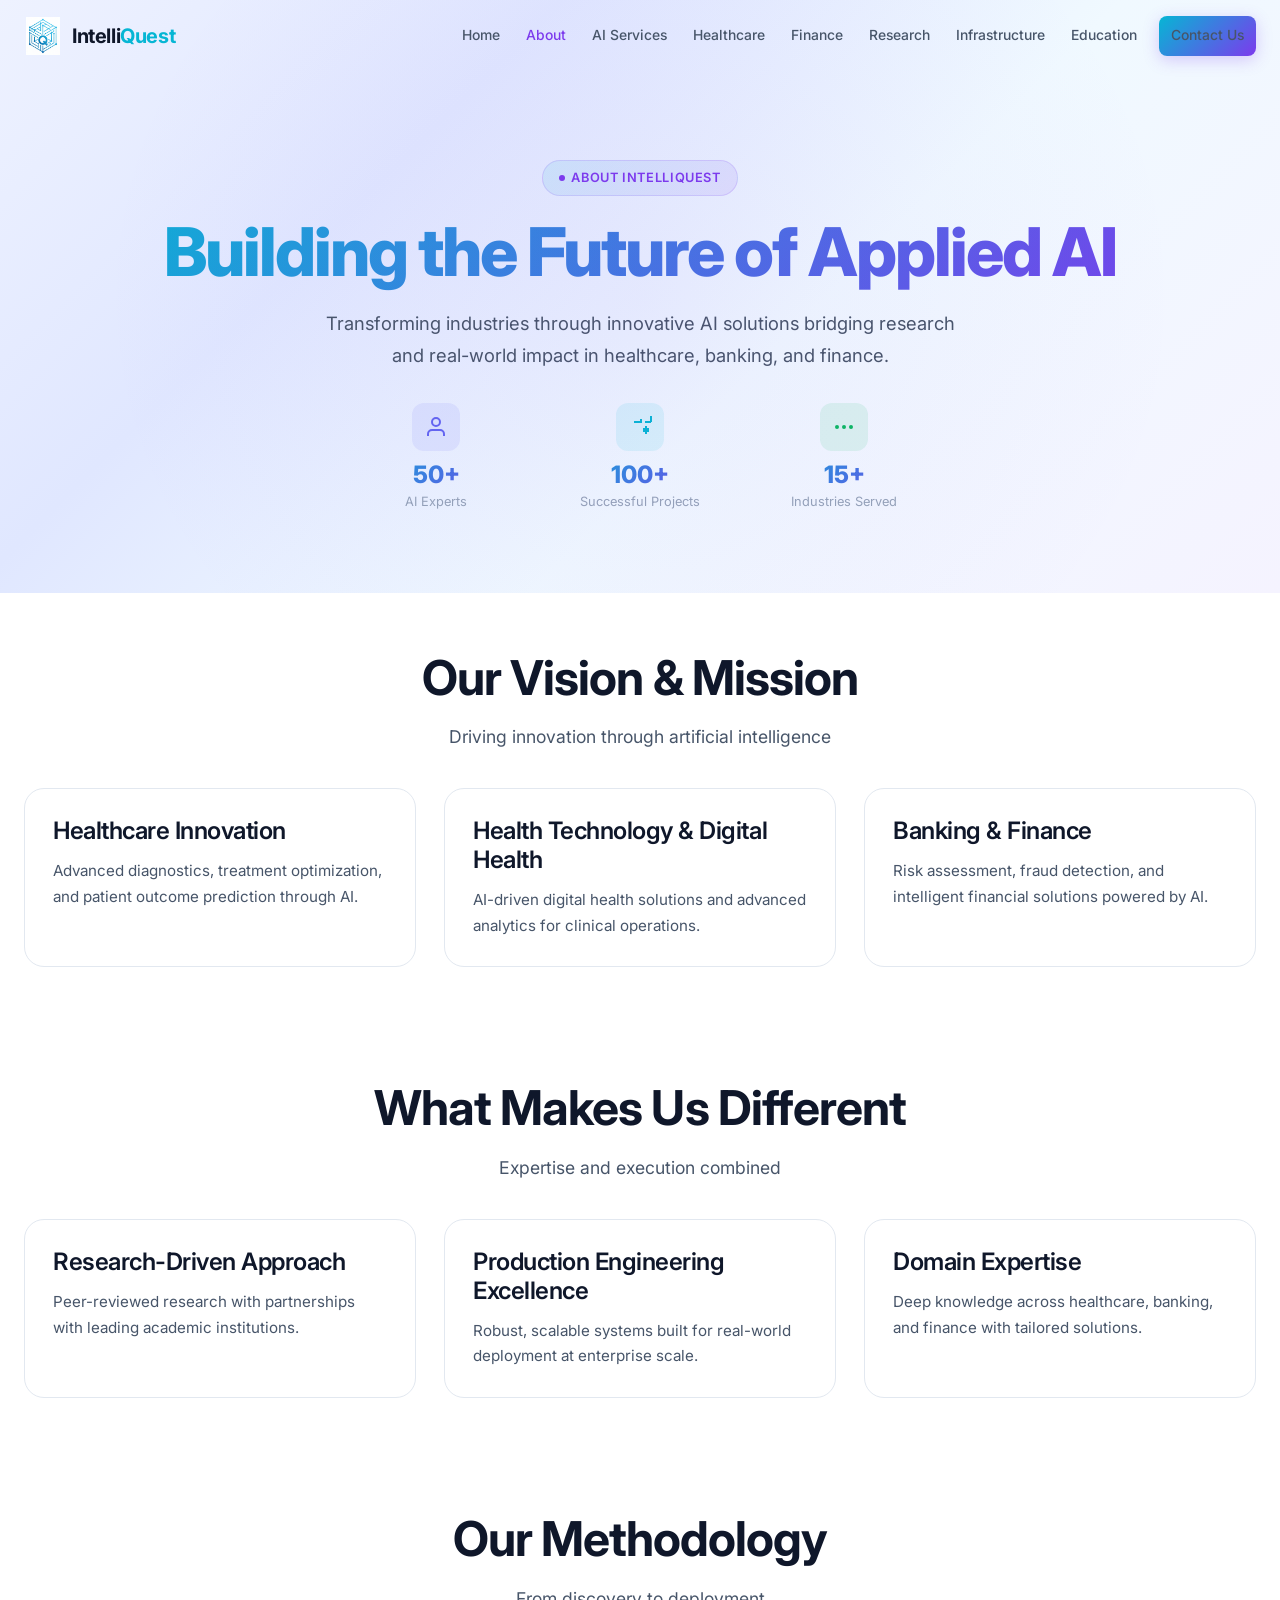
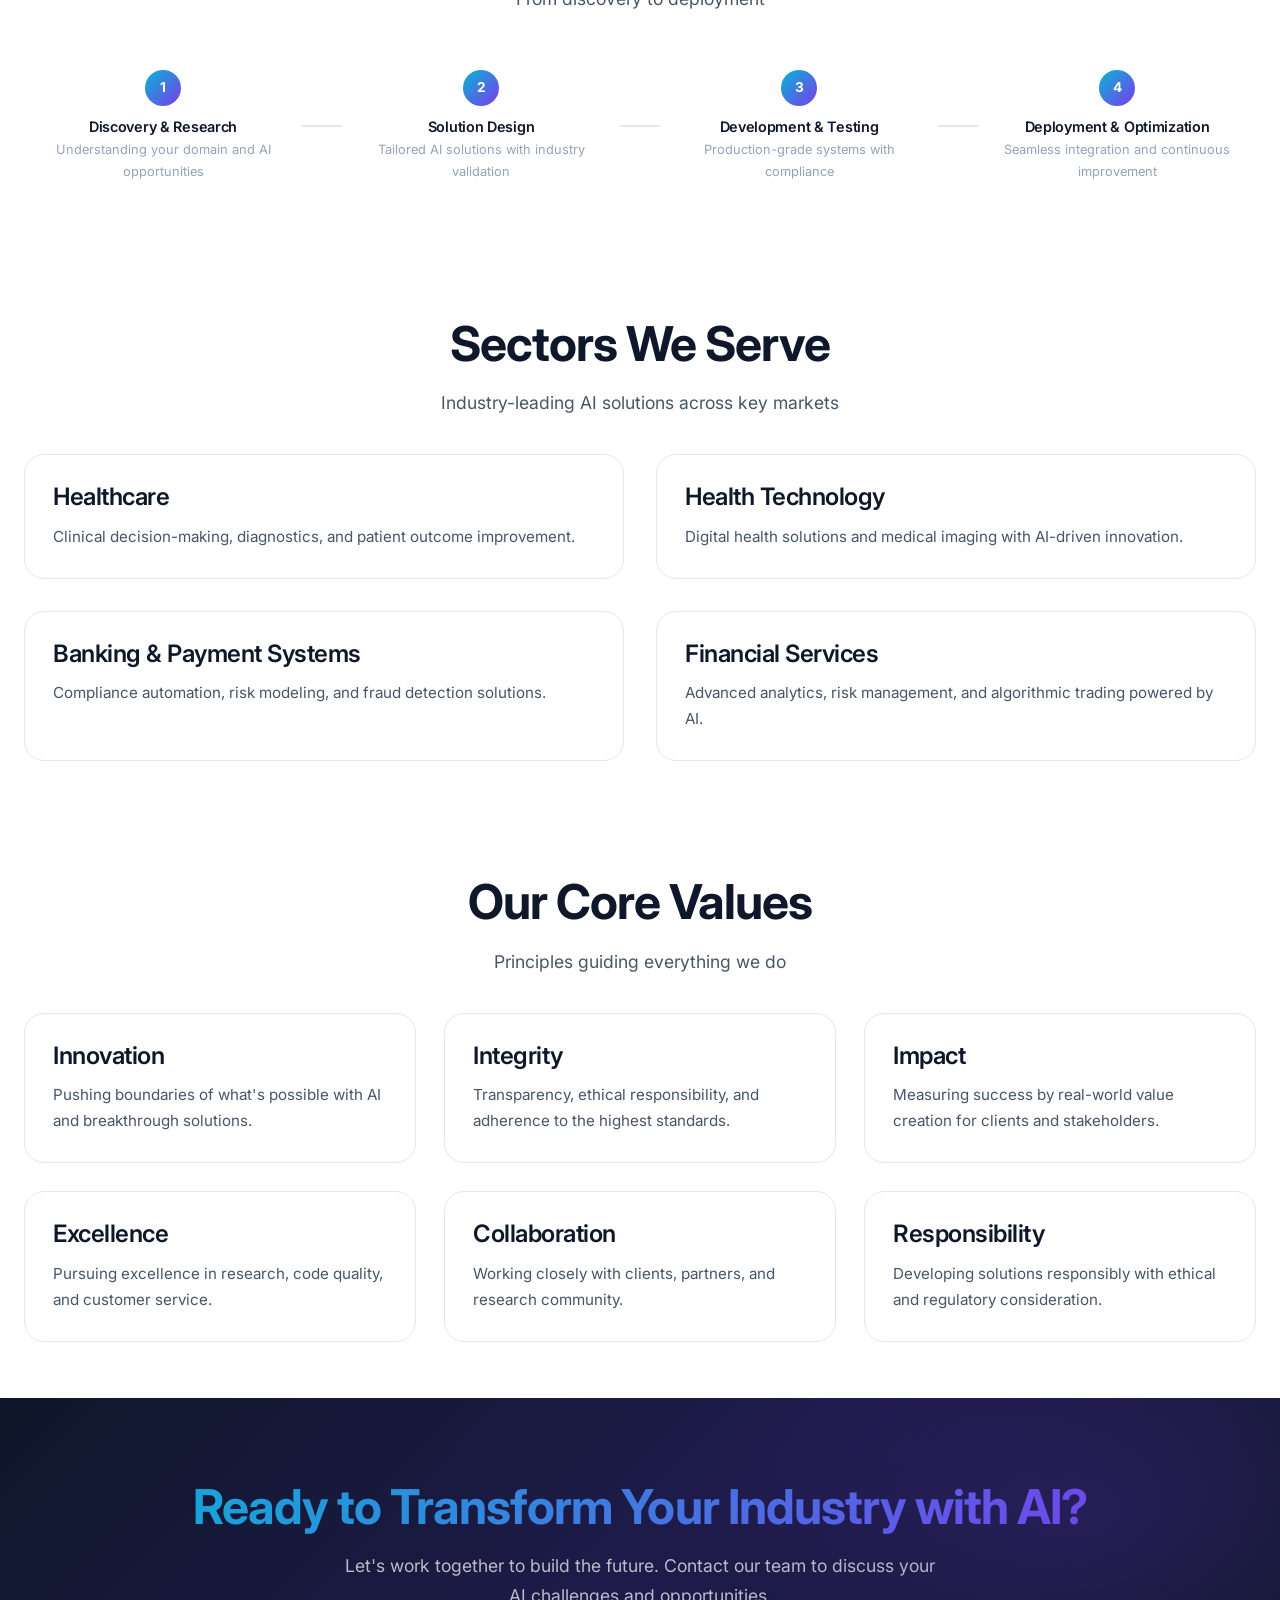
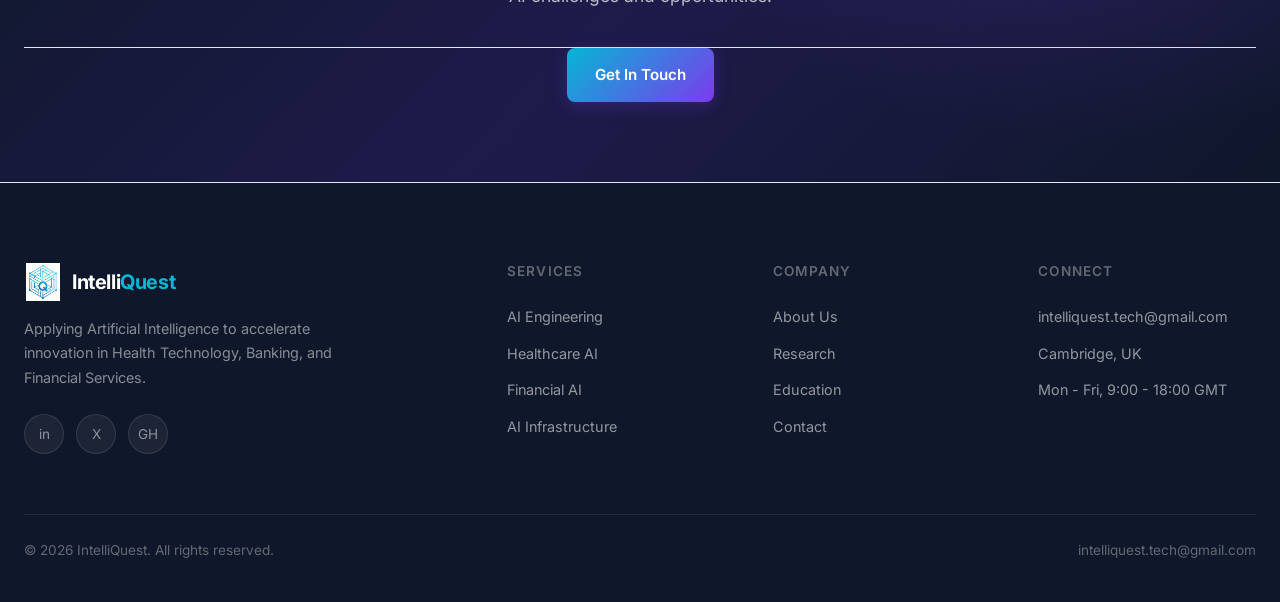
<file: about.html>
<!DOCTYPE html>
<html lang="en">
<head>
    <meta charset="UTF-8">
    <meta name="viewport" content="width=device-width, initial-scale=1.0">
    <title>About IntelliQuest - Building the Future of Applied AI</title>
    <link rel="stylesheet" href="styles.css">
</head>
<body>  <nav class="nav" id="mainNav">
    <div class="nav-inner">
      <a href="index.html" class="nav-logo">
        <img src="Logo_intelliquest..png" alt="IntelliQuest Logo">
        <span class="nav-logo-text">Intelli<span>Quest</span></span>
      </a>
      <div class="nav-links">
        <a href="index.html">Home</a>
        <a href="about.html" class="active">About</a>
        <a href="services.html">AI Services</a>
        <a href="healthcare.html">Healthcare</a>
        <a href="finance.html">Finance</a>
        <a href="research.html">Research</a>
        <a href="infrastructure.html">Infrastructure</a>
        <a href="education.html">Education</a>
        <a href="contact.html" class="btn btn-primary btn-sm nav-cta">Contact Us</a>
      </div>
      <button class="nav-mobile-toggle" onclick="openMobileMenu()" aria-label="Open menu">
        <span></span><span></span><span></span>
      </button>
    </div>
  </nav>
  <div class="nav-mobile" id="mobileMenu">
    <button class="nav-mobile-close" onclick="closeMobileMenu()">&times;</button>
    <a href="index.html" onclick="closeMobileMenu()">Home</a>
    <a href="about.html" class="active" onclick="closeMobileMenu()">About</a>
    <a href="services.html" onclick="closeMobileMenu()">AI Services</a>
    <a href="healthcare.html" onclick="closeMobileMenu()">Healthcare</a>
    <a href="finance.html" onclick="closeMobileMenu()">Finance</a>
    <a href="research.html" onclick="closeMobileMenu()">Research</a>
    <a href="infrastructure.html" onclick="closeMobileMenu()">Infrastructure</a>
    <a href="education.html" onclick="closeMobileMenu()">Education</a>
    <a href="contact.html" onclick="closeMobileMenu()">Contact</a>
  </div>

    <!-- Page Header -->
    <section class="page-header reveal">
        <div class="container">
            <div class="label-tag">About IntelliQuest</div>
            <h1 class="text-gradient">Building the Future of Applied AI</h1>
            <p class="subtitle">Transforming industries through innovative AI solutions bridging research and real-world impact in healthcare, banking, and finance.</p>
            <div class="icon-stat-row" style="margin-top: 2rem;">
                <div class="icon-stat">
                    <div class="stat-icon" style="background:rgba(99, 102, 241, 0.1);">
                        <svg width="24" height="24" viewBox="0 0 24 24" fill="none" stroke="#6366f1" stroke-width="2"><path d="M20 21v-2a4 4 0 0 0-4-4H8a4 4 0 0 0-4 4v2"></path><circle cx="12" cy="7" r="4"></circle></svg>
                    </div>
                    <div class="stat-number">50+</div>
                    <div class="stat-text">AI Experts</div>
                </div>
                <div class="icon-stat">
                    <div class="stat-icon" style="background:rgba(6, 182, 212, 0.1);">
                        <svg width="24" height="24" viewBox="0 0 24 24" fill="none" stroke="#06b6d4" stroke-width="2"><path d="M18 11v3m0 0v3m0-3h3m-3 0h-3m-2-9V7m0 0V4m0 3H8m3 0h3M9 7H6m3 0h3m6 6v3m0 0v3m0-3h3m-3 0h-3m2-9h3m0 0h3m0-3v3m0-3v-3"></path></svg>
                    </div>
                    <div class="stat-number">100+</div>
                    <div class="stat-text">Successful Projects</div>
                </div>
                <div class="icon-stat">
                    <div class="stat-icon" style="background:rgba(10, 184, 97, 0.1);">
                        <svg width="24" height="24" viewBox="0 0 24 24" fill="none" stroke="#0ab861" stroke-width="2"><circle cx="12" cy="12" r="1"></circle><circle cx="19" cy="12" r="1"></circle><circle cx="5" cy="12" r="1"></circle></svg>
                    </div>
                    <div class="stat-number">15+</div>
                    <div class="stat-text">Industries Served</div>
                </div>
            </div>
        </div>
    </section>

    <!-- Vision & Mission Section -->
    <section class="section section-compact reveal">
        <div class="container">
            <div class="section-header">
                <h2>Our Vision & Mission</h2>
                <p>Driving innovation through artificial intelligence</p>
            </div>
            <div class="grid-3">
                <div class="card reveal">
                    <h3>Healthcare Innovation</h3>
                    <p>Advanced diagnostics, treatment optimization, and patient outcome prediction through AI.</p>
                </div>
                <div class="card reveal">
                    <h3>Health Technology & Digital Health</h3>
                    <p>AI-driven digital health solutions and advanced analytics for clinical operations.</p>
                </div>
                <div class="card reveal">
                    <h3>Banking & Finance</h3>
                    <p>Risk assessment, fraud detection, and intelligent financial solutions powered by AI.</p>
                </div>
            </div>
        </div>
    </section>

    <!-- What Makes Us Different -->
    <section class="section section-compact reveal">
        <div class="container">
            <div class="section-header">
                <h2>What Makes Us Different</h2>
                <p>Expertise and execution combined</p>
            </div>
            <div class="grid-3">
                <div class="card reveal">
                    <h3>Research-Driven Approach</h3>
                    <p>Peer-reviewed research with partnerships with leading academic institutions.</p>
                </div>
                <div class="card reveal">
                    <h3>Production Engineering Excellence</h3>
                    <p>Robust, scalable systems built for real-world deployment at enterprise scale.</p>
                </div>
                <div class="card reveal">
                    <h3>Domain Expertise</h3>
                    <p>Deep knowledge across healthcare, banking, and finance with tailored solutions.</p>
                </div>
            </div>
        </div>
    </section>

    <!-- Our Approach Timeline -->
    <section class="section section-compact reveal">
        <div class="container">
            <div class="section-header">
                <h2>Our Methodology</h2>
                <p>From discovery to deployment</p>
            </div>
            <div class="process-flow">
                <div class="process-flow-step">
                    <div class="process-flow-num" style="background:var(--gradient-primary);">1</div>
                    <h4>Discovery & Research</h4><p>Understanding your domain and AI opportunities</p>
                </div>
                <div class="process-flow-connector"></div>
                <div class="process-flow-step">
                    <div class="process-flow-num" style="background:var(--gradient-primary);">2</div>
                    <h4>Solution Design</h4><p>Tailored AI solutions with industry validation</p>
                </div>
                <div class="process-flow-connector"></div>
                <div class="process-flow-step">
                    <div class="process-flow-num" style="background:var(--gradient-primary);">3</div>
                    <h4>Development & Testing</h4><p>Production-grade systems with compliance</p>
                </div>
                <div class="process-flow-connector"></div>
                <div class="process-flow-step">
                    <div class="process-flow-num" style="background:var(--gradient-primary);">4</div>
                    <h4>Deployment & Optimization</h4><p>Seamless integration and continuous improvement</p>
                </div>
            </div>
        </div>
    </section>

    <!-- Sectors We Serve -->
    <section class="section section-compact reveal">
        <div class="container">
            <div class="section-header">
                <h2>Sectors We Serve</h2>
                <p>Industry-leading AI solutions across key markets</p>
            </div>
            <div class="grid-2">
                <div class="card reveal">
                    <h3>Healthcare</h3>
                    <p>Clinical decision-making, diagnostics, and patient outcome improvement.</p>
                </div>
                <div class="card reveal">
                    <h3>Health Technology</h3>
                    <p>Digital health solutions and medical imaging with AI-driven innovation.</p>
                </div>
                <div class="card reveal">
                    <h3>Banking & Payment Systems</h3>
                    <p>Compliance automation, risk modeling, and fraud detection solutions.</p>
                </div>
                <div class="card reveal">
                    <h3>Financial Services</h3>
                    <p>Advanced analytics, risk management, and algorithmic trading powered by AI.</p>
                </div>
            </div>
        </div>
    </section>

    <!-- Values Section -->
    <section class="section section-compact reveal">
        <div class="container">
            <div class="section-header">
                <h2>Our Core Values</h2>
                <p>Principles guiding everything we do</p>
            </div>
            <div class="grid-3">
                <div class="card reveal">
                    <h3>Innovation</h3>
                    <p>Pushing boundaries of what's possible with AI and breakthrough solutions.</p>
                </div>
                <div class="card reveal">
                    <h3>Integrity</h3>
                    <p>Transparency, ethical responsibility, and adherence to the highest standards.</p>
                </div>
                <div class="card reveal">
                    <h3>Impact</h3>
                    <p>Measuring success by real-world value creation for clients and stakeholders.</p>
                </div>
                <div class="card reveal">
                    <h3>Excellence</h3>
                    <p>Pursuing excellence in research, code quality, and customer service.</p>
                </div>
                <div class="card reveal">
                    <h3>Collaboration</h3>
                    <p>Working closely with clients, partners, and research community.</p>
                </div>
                <div class="card reveal">
                    <h3>Responsibility</h3>
                    <p>Developing solutions responsibly with ethical and regulatory consideration.</p>
                </div>
            </div>
        </div>
    </section>

    <!-- CTA Section -->
    <section class="cta-section reveal">
        <div class="container">
            <h2 class="text-gradient">Ready to Transform Your Industry with AI?</h2>
            <p>Let's work together to build the future. Contact our team to discuss your AI challenges and opportunities.</p>
            <div class="divider"></div>
            <a href="contact.html" class="btn btn-primary">Get In Touch</a>
        </div>
    </section>

    <!-- Footer -->
      <footer class="footer">
    <div class="container">
      <div class="footer-grid">
        <div class="footer-brand">
          <a href="index.html" class="nav-logo">
            <img src="Logo_intelliquest..png" alt="IntelliQuest Logo">
            <span class="nav-logo-text">Intelli<span>Quest</span></span>
          </a>
          <p>Applying Artificial Intelligence to accelerate innovation in Health Technology, Banking, and Financial Services.</p>
          <div class="footer-socials">
            <a href="#" aria-label="LinkedIn">in</a>
            <a href="#" aria-label="Twitter">X</a>
            <a href="#" aria-label="GitHub">GH</a>
          </div>
        </div>
        <div class="footer-col">
          <h4>Services</h4>
          <a href="services.html">AI Engineering</a>
          <a href="healthcare.html">Healthcare AI</a>
          <a href="finance.html">Financial AI</a>
          <a href="infrastructure.html">AI Infrastructure</a>
        </div>
        <div class="footer-col">
          <h4>Company</h4>
          <a href="about.html">About Us</a>
          <a href="research.html">Research</a>
          <a href="education.html">Education</a>
          <a href="contact.html">Contact</a>
        </div>
        <div class="footer-col">
          <h4>Connect</h4>
          <a href="mailto:intelliquest.tech@gmail.com">intelliquest.tech@gmail.com</a>
          <a href="#">Cambridge, UK</a>
          <a href="#">Mon - Fri, 9:00 - 18:00 GMT</a>
        </div>
      </div>
      <div class="footer-bottom">
        <span>&copy; 2026 IntelliQuest. All rights reserved.</span>
        <a href="mailto:intelliquest.tech@gmail.com">intelliquest.tech@gmail.com</a>
      </div>
    </div>
  </footer>

    <script src="main.js"></script>
</body>
</html>
</file>
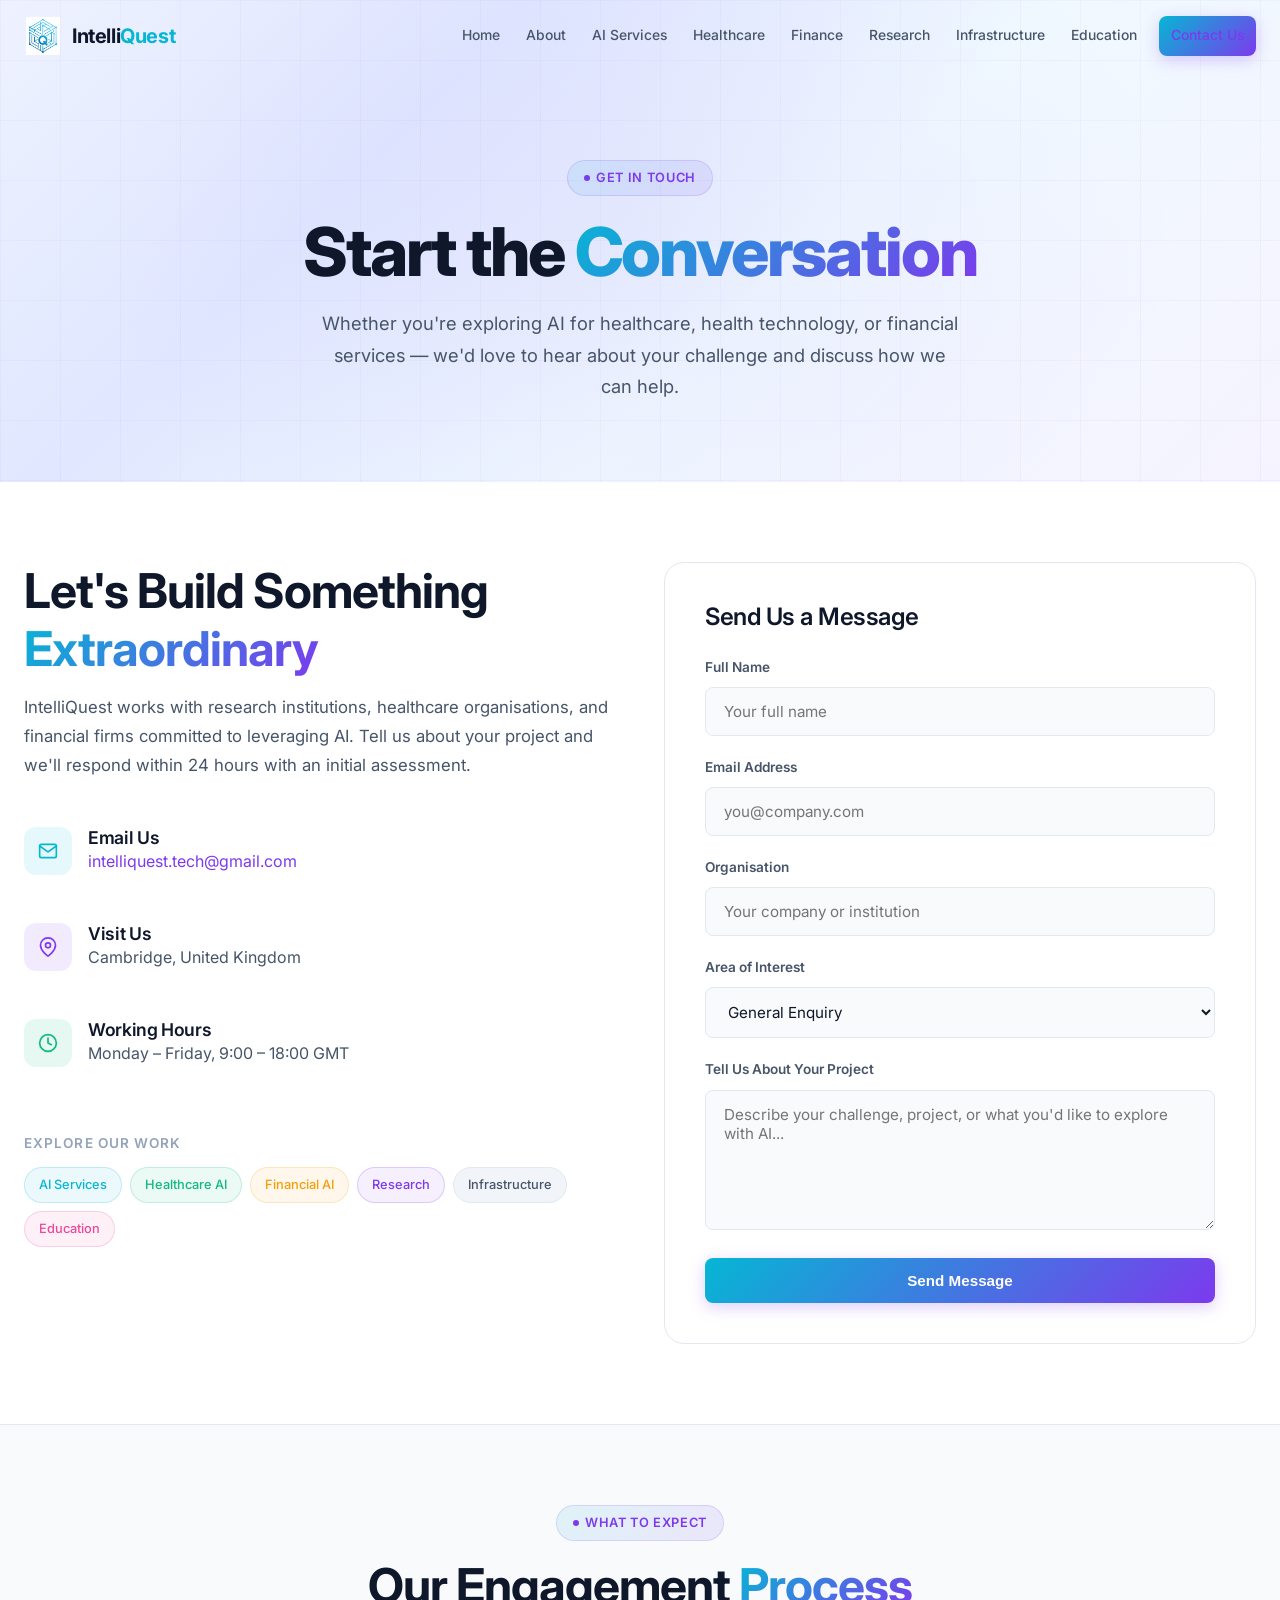
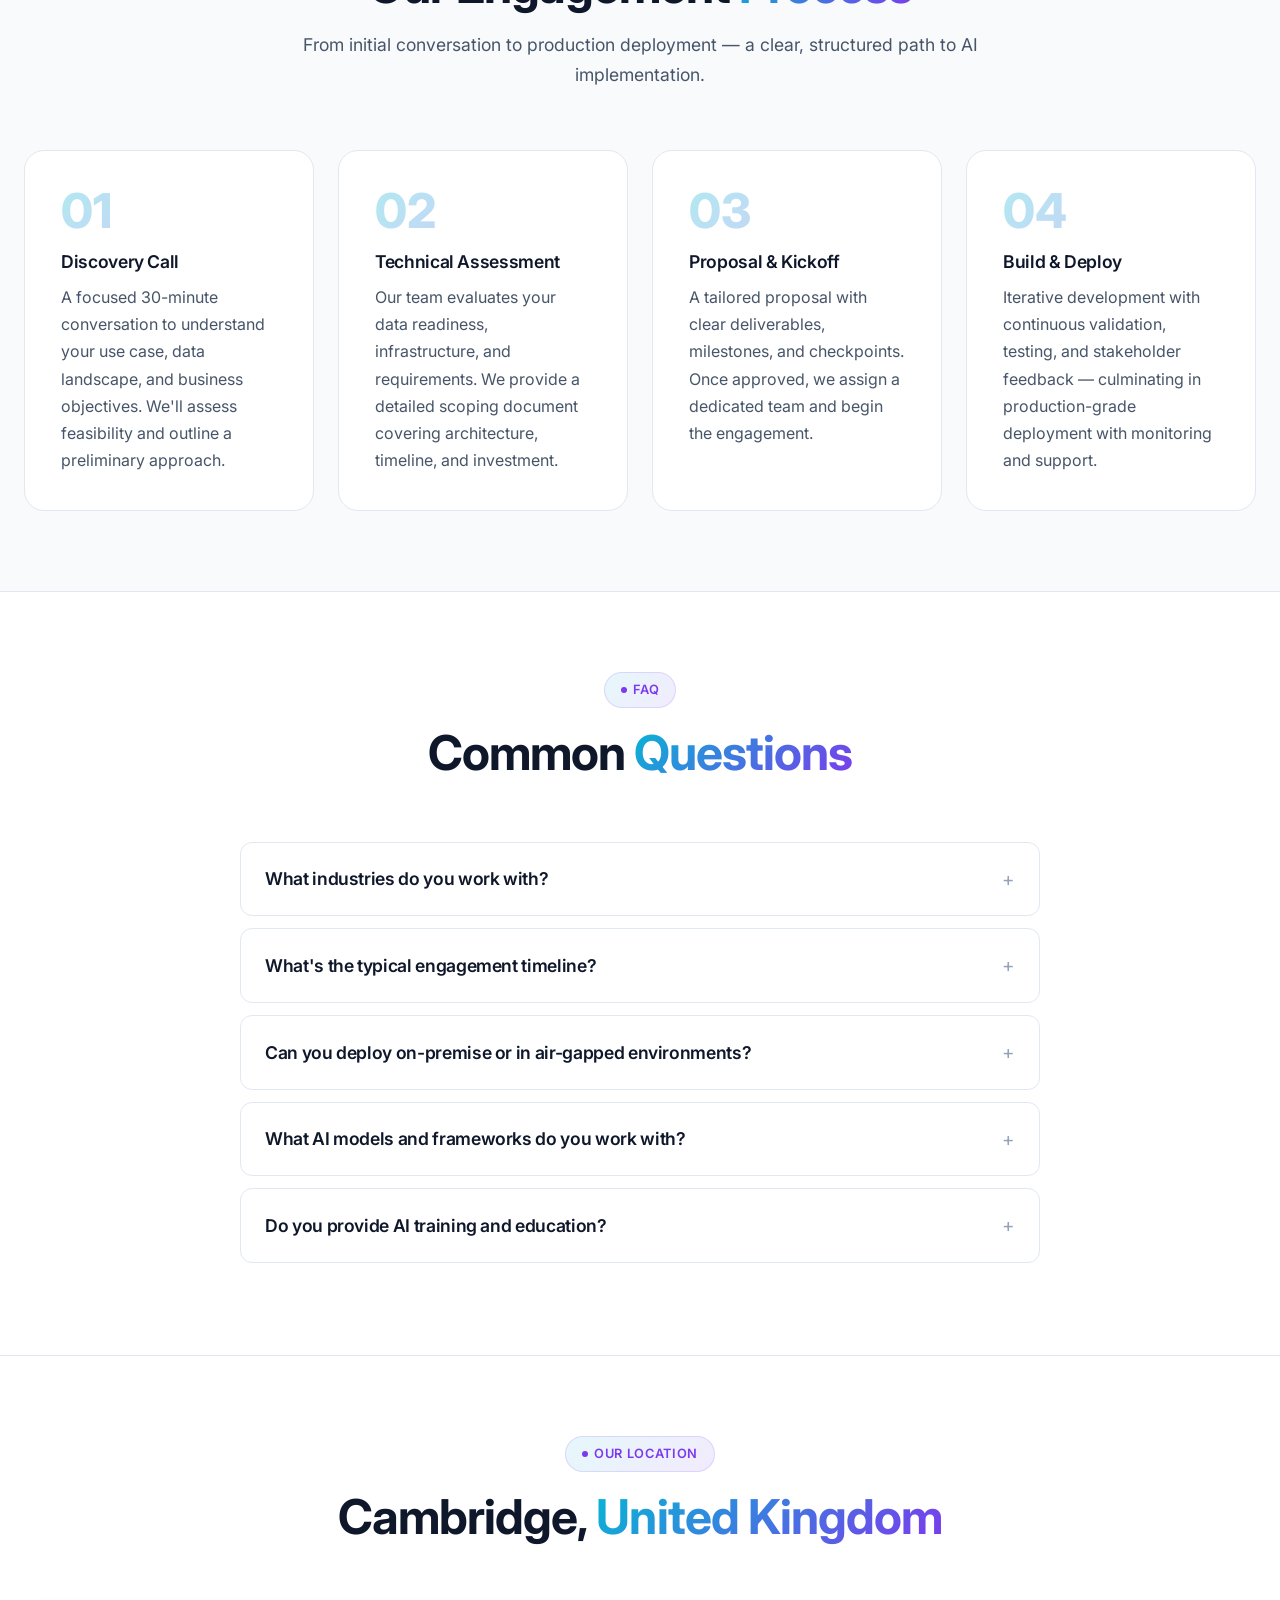
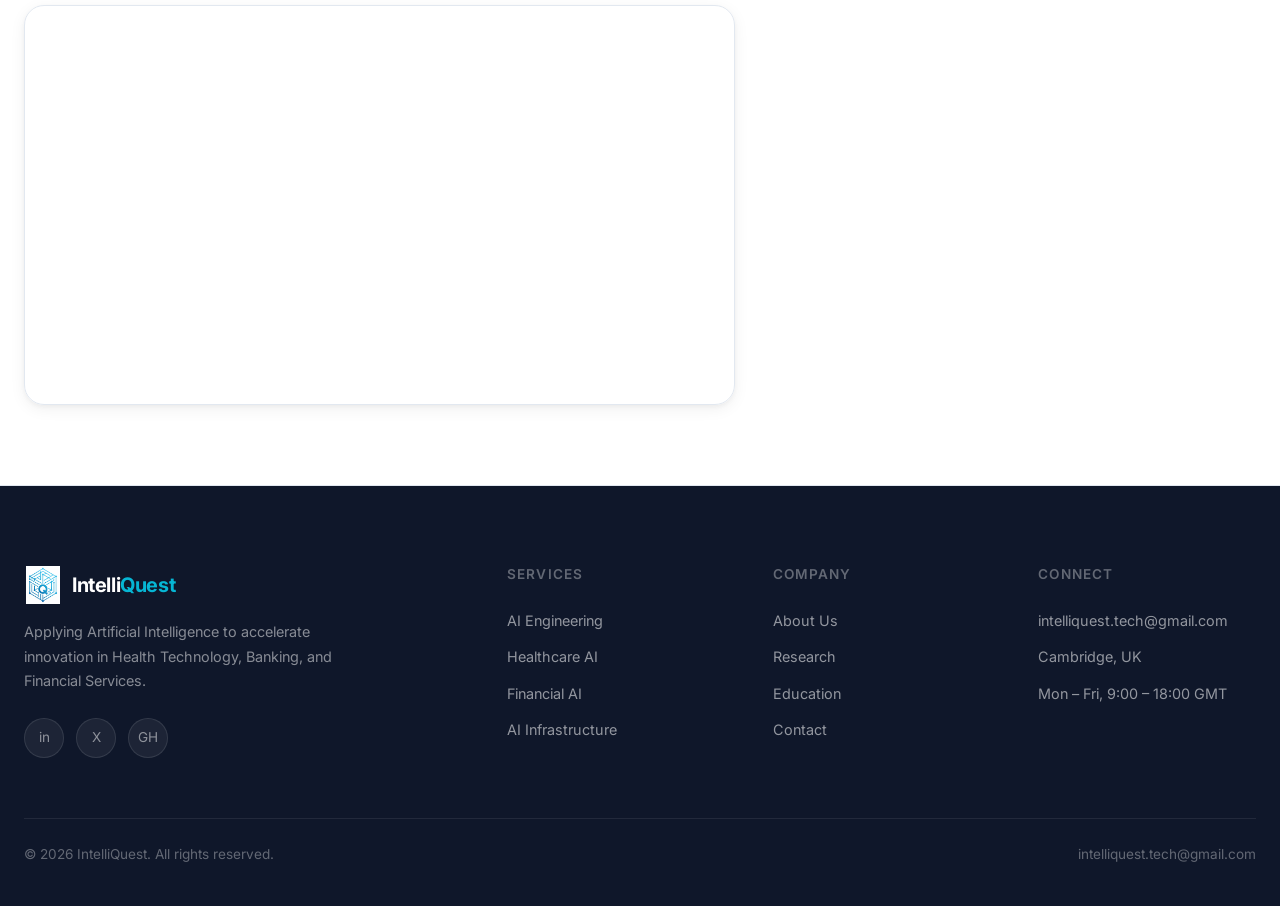
<file: contact.html>
<!DOCTYPE html>
<html lang="en">
<head>
  <meta charset="UTF-8">
  <meta name="viewport" content="width=device-width, initial-scale=1.0">
  <title>Contact IntelliQuest — Start the Conversation</title>
  <meta name="description" content="Get in touch with IntelliQuest to discuss AI implementation for Health Technology, Banking, or Financial Services. Based in Cambridge, UK.">
  <meta name="keywords" content="contact IntelliQuest, AI consulting, healthcare AI, financial AI, Cambridge UK, AI consultation">
  <meta property="og:title" content="Contact IntelliQuest — Start the Conversation">
  <meta property="og:description" content="Ready to explore AI for your organisation? Reach our team for expert consultation on model training, deployment, and implementation.">
  <link rel="canonical" href="https://intelliquest.uk/contact">
  <link rel="icon" type="image/png" href="Logo_intelliquest..png">
  <link rel="stylesheet" href="styles.css">
</head>
<body>  <nav class="nav" id="mainNav">
    <div class="nav-inner">
      <a href="index.html" class="nav-logo">
        <img src="Logo_intelliquest..png" alt="IntelliQuest Logo">
        <span class="nav-logo-text">Intelli<span>Quest</span></span>
      </a>
      <div class="nav-links">
        <a href="index.html">Home</a>
        <a href="about.html">About</a>
        <a href="services.html">AI Services</a>
        <a href="healthcare.html">Healthcare</a>
        <a href="finance.html">Finance</a>
        <a href="research.html">Research</a>
        <a href="infrastructure.html">Infrastructure</a>
        <a href="education.html">Education</a>
        <a href="contact.html" class="btn btn-primary btn-sm nav-cta active">Contact Us</a>
      </div>
      <button class="nav-mobile-toggle" onclick="openMobileMenu()" aria-label="Open menu">
        <span></span><span></span><span></span>
      </button>
    </div>
  </nav>
  <div class="nav-mobile" id="mobileMenu">
    <button class="nav-mobile-close" onclick="closeMobileMenu()">&times;</button>
    <a href="index.html" onclick="closeMobileMenu()">Home</a>
    <a href="about.html" onclick="closeMobileMenu()">About</a>
    <a href="services.html" onclick="closeMobileMenu()">AI Services</a>
    <a href="healthcare.html" onclick="closeMobileMenu()">Healthcare</a>
    <a href="finance.html" onclick="closeMobileMenu()">Finance</a>
    <a href="research.html" onclick="closeMobileMenu()">Research</a>
    <a href="infrastructure.html" onclick="closeMobileMenu()">Infrastructure</a>
    <a href="education.html" onclick="closeMobileMenu()">Education</a>
    <a href="contact.html" class="active" onclick="closeMobileMenu()">Contact</a>
  </div>

  <!-- Page Header -->
  <section class="page-header">
    <div class="grid-bg"></div>
    <div class="container" style="position:relative; z-index:1;">
      <span class="label-tag">Get in Touch</span>
      <h1>Start the <span class="text-gradient">Conversation</span></h1>
      <p>Whether you're exploring AI for healthcare, health technology, or financial services — we'd love to hear about your challenge and discuss how we can help.</p>
    </div>
  </section>

  <!-- Contact Section -->
  <section class="section">
    <div class="container">
      <div class="contact-grid reveal">

        <!-- Left: Contact Info -->
        <div>
          <h2>Let's Build Something <span class="text-gradient">Extraordinary</span></h2>
          <p class="mt-16" style="font-size:1.05rem;">IntelliQuest works with research institutions, healthcare organisations, and financial firms committed to leveraging AI. Tell us about your project and we'll respond within 24 hours with an initial assessment.</p>

          <div class="mt-48" style="display:flex; flex-direction:column; gap:28px;">

            <div style="display:flex; gap:16px; align-items:flex-start;">
              <div class="card-icon cyan" style="width:48px; height:48px; min-width:48px; border-radius:12px; font-size:1.2rem;">
                <svg width="20" height="20" viewBox="0 0 24 24" fill="none" stroke="currentColor" stroke-width="2" stroke-linecap="round" stroke-linejoin="round"><path d="M4 4h16c1.1 0 2 .9 2 2v12c0 1.1-.9 2-2 2H4c-1.1 0-2-.9-2-2V6c0-1.1.9-2 2-2z"/><polyline points="22,6 12,13 2,6"/></svg>
              </div>
              <div>
                <h4>Email Us</h4>
                <a href="mailto:intelliquest.tech@gmail.com" style="font-size:1rem;">intelliquest.tech@gmail.com</a>
              </div>
            </div>

            <div style="display:flex; gap:16px; align-items:flex-start;">
              <div class="card-icon purple" style="width:48px; height:48px; min-width:48px; border-radius:12px; font-size:1.2rem;">
                <svg width="20" height="20" viewBox="0 0 24 24" fill="none" stroke="currentColor" stroke-width="2" stroke-linecap="round" stroke-linejoin="round"><path d="M21 10c0 7-9 13-9 13s-9-6-9-13a9 9 0 0 1 18 0z"/><circle cx="12" cy="10" r="3"/></svg>
              </div>
              <div>
                <h4>Visit Us</h4>
                <p>Cambridge, United Kingdom</p>
              </div>
            </div>

            <div style="display:flex; gap:16px; align-items:flex-start;">
              <div class="card-icon emerald" style="width:48px; height:48px; min-width:48px; border-radius:12px; font-size:1.2rem;">
                <svg width="20" height="20" viewBox="0 0 24 24" fill="none" stroke="currentColor" stroke-width="2" stroke-linecap="round" stroke-linejoin="round"><circle cx="12" cy="12" r="10"/><polyline points="12 6 12 12 16 14"/></svg>
              </div>
              <div>
                <h4>Working Hours</h4>
                <p>Monday – Friday, 9:00 – 18:00 GMT</p>
              </div>
            </div>
          </div>

          <!-- Quick Links -->
          <div class="mt-48">
            <h4 style="color:var(--text-tertiary); font-size:0.85rem; text-transform:uppercase; letter-spacing:0.08em; margin-bottom:16px;">Explore Our Work</h4>
            <div style="display:flex; flex-wrap:wrap; gap:8px;">
              <a href="services.html" class="tag cyan">AI Services</a>
              <a href="healthcare.html" class="tag emerald">Healthcare AI</a>
              <a href="finance.html" class="tag amber">Financial AI</a>
              <a href="research.html" class="tag purple">Research</a>
              <a href="infrastructure.html" class="tag">Infrastructure</a>
              <a href="education.html" class="tag magenta">Education</a>
            </div>
          </div>
        </div>

        <!-- Right: Contact Form -->
        <div>
          <form class="card" style="padding:40px;" action="mailto:intelliquest.tech@gmail.com" method="post" enctype="text/plain">
            <h3 style="margin-bottom:24px;">Send Us a Message</h3>

            <div class="form-group">
              <label for="name">Full Name</label>
              <input type="text" id="name" name="name" placeholder="Your full name" required>
            </div>

            <div class="form-group">
              <label for="email">Email Address</label>
              <input type="email" id="email" name="email" placeholder="you@company.com" required>
            </div>

            <div class="form-group">
              <label for="company">Organisation</label>
              <input type="text" id="company" name="company" placeholder="Your company or institution">
            </div>

            <div class="form-group">
              <label for="interest">Area of Interest</label>
              <select id="interest" name="interest">
                <option value="general">General Enquiry</option>
                <option value="healthcare-ai">Healthcare &amp; Health Technology</option>
                <option value="clinical-ai">Clinical Decision Support &amp; Patient Analytics</option>
                <option value="banking-ai">Banking AI &amp; Compliance</option>
                <option value="financial-ai">Financial AI &amp; Risk Analytics</option>
                <option value="infrastructure">AI Infrastructure</option>
                <option value="model-training">Model Training &amp; Fine-Tuning</option>
                <option value="data-pipelines">Data &amp; RAG Pipelines</option>
                <option value="education">Education &amp; Training</option>
                <option value="research">Research Partnership</option>
              </select>
            </div>

            <div class="form-group">
              <label for="message">Tell Us About Your Project</label>
              <textarea id="message" name="message" placeholder="Describe your challenge, project, or what you'd like to explore with AI..." required></textarea>
            </div>

            <button type="submit" class="btn btn-primary" style="width:100%; justify-content:center;">Send Message</button>
          </form>
        </div>
      </div>
    </div>
  </section>

  <hr class="divider">

  <!-- Engagement Process -->
  <section class="section section-light">
    <div class="container">
      <div class="section-header reveal">
        <span class="label-tag">What to Expect</span>
        <h2 class="mt-16">Our Engagement <span class="text-gradient">Process</span></h2>
        <p>From initial conversation to production deployment — a clear, structured path to AI implementation.</p>
      </div>
      <div class="process-grid reveal">
        <div class="process-card">
          <h4>Discovery Call</h4>
          <p>A focused 30-minute conversation to understand your use case, data landscape, and business objectives. We'll assess feasibility and outline a preliminary approach.</p>
        </div>
        <div class="process-card">
          <h4>Technical Assessment</h4>
          <p>Our team evaluates your data readiness, infrastructure, and requirements. We provide a detailed scoping document covering architecture, timeline, and investment.</p>
        </div>
        <div class="process-card">
          <h4>Proposal &amp; Kickoff</h4>
          <p>A tailored proposal with clear deliverables, milestones, and checkpoints. Once approved, we assign a dedicated team and begin the engagement.</p>
        </div>
        <div class="process-card">
          <h4>Build &amp; Deploy</h4>
          <p>Iterative development with continuous validation, testing, and stakeholder feedback — culminating in production-grade deployment with monitoring and support.</p>
        </div>
      </div>
    </div>
  </section>

  <hr class="divider">

  <!-- FAQ -->
  <section class="section">
    <div class="container">
      <div class="section-header reveal">
        <span class="label-tag">FAQ</span>
        <h2 class="mt-16">Common <span class="text-gradient">Questions</span></h2>
      </div>
      <div style="max-width:800px; margin:0 auto;" class="reveal">
        <div class="accordion-item">
          <div class="accordion-header">
            <h4>What industries do you work with?</h4>
            <span class="accordion-icon">+</span>
          </div>
          <div class="accordion-body">
            <div class="accordion-body-inner">
              <p>We specialise in Health Technology, Banking, and Financial Services. Our AI expertise spans clinical decision support, patient analytics, compliance automation, risk modeling, data pipelines, RAG systems, and enterprise deployment across these sectors.</p>
            </div>
          </div>
        </div>
        <div class="accordion-item">
          <div class="accordion-header">
            <h4>What's the typical engagement timeline?</h4>
            <span class="accordion-icon">+</span>
          </div>
          <div class="accordion-body">
            <div class="accordion-body-inner">
              <p>Timelines vary by scope. A focused AI proof-of-concept can be delivered in 4–6 weeks. Full enterprise implementations typically run 3–6 months. We provide detailed timelines during the technical assessment phase.</p>
            </div>
          </div>
        </div>
        <div class="accordion-item">
          <div class="accordion-header">
            <h4>Can you deploy on-premise or in air-gapped environments?</h4>
            <span class="accordion-icon">+</span>
          </div>
          <div class="accordion-body">
            <div class="accordion-body-inner">
              <p>Yes. Our containerised architecture supports on-premise, air-gapped, hybrid cloud, and fully managed cloud deployments. We design infrastructure to meet your security and compliance requirements.</p>
            </div>
          </div>
        </div>
        <div class="accordion-item">
          <div class="accordion-header">
            <h4>What AI models and frameworks do you work with?</h4>
            <span class="accordion-icon">+</span>
          </div>
          <div class="accordion-body">
            <div class="accordion-body-inner">
              <p>We work across the full model landscape — from open-source foundation models (Llama, Mistral) to domain-specific architectures (BioGPT, FinGPT). Our training infrastructure supports PyTorch, TensorFlow, JAX, and custom training frameworks with LoRA, QLoRA, and RLHF fine-tuning.</p>
            </div>
          </div>
        </div>
        <div class="accordion-item">
          <div class="accordion-header">
            <h4>Do you provide AI training and education?</h4>
            <span class="accordion-icon">+</span>
          </div>
          <div class="accordion-body">
            <div class="accordion-body-inner">
              <p>Yes. We offer enterprise AI workshops, healthcare-specific AI training, AI literacy programmes, and custom corporate training curricula. Programmes are tailored to your team's level and organisational AI strategy.</p>
            </div>
          </div>
        </div>
      </div>
    </div>
  </section>

  <hr class="divider">

  <!-- Map -->
  <section class="section">
    <div class="container">
      <div class="section-header reveal">
        <span class="label-tag">Our Location</span>
        <h2 class="mt-16">Cambridge, <span class="text-gradient">United Kingdom</span></h2>
      </div>
      <div class="map-wrapper reveal">
        <iframe
          src="https://www.google.com/maps/embed?pb=!1m18!1m12!1m3!1d77824.37567995622!2d0.04651671640622403!3d52.20534049132498!2m3!1f0!2f0!3f0!3m2!1i1024!2i768!4f13.1!3m3!1m2!1s0x47d85d89f32a012d%3A0x63a320e1a35e3d21!2sCambridge!5e0!3m2!1sen!2suk!4v1708000000000!5m2!1sen!2suk"
          allowfullscreen=""
          loading="lazy"
          referrerpolicy="no-referrer-when-downgrade"
          title="IntelliQuest — Cambridge, UK">
        </iframe>
      </div>
    </div>
  </section>

  <!-- Footer -->
  <footer class="footer">
    <div class="container">
      <div class="footer-grid">
        <div class="footer-brand">
          <a href="index.html" class="nav-logo">
            <img src="Logo_intelliquest..png" alt="IntelliQuest Logo">
            <span class="nav-logo-text">Intelli<span>Quest</span></span>
          </a>
          <p>Applying Artificial Intelligence to accelerate innovation in Health Technology, Banking, and Financial Services.</p>
          <div class="footer-socials">
            <a href="#" aria-label="LinkedIn">in</a>
            <a href="#" aria-label="Twitter">X</a>
            <a href="#" aria-label="GitHub">GH</a>
          </div>
        </div>
        <div class="footer-col">
          <h4>Services</h4>
          <a href="services.html">AI Engineering</a>
          <a href="healthcare.html">Healthcare AI</a>
          <a href="finance.html">Financial AI</a>
          <a href="infrastructure.html">AI Infrastructure</a>
        </div>
        <div class="footer-col">
          <h4>Company</h4>
          <a href="about.html">About Us</a>
          <a href="research.html">Research</a>
          <a href="education.html">Education</a>
          <a href="contact.html">Contact</a>
        </div>
        <div class="footer-col">
          <h4>Connect</h4>
          <a href="mailto:intelliquest.tech@gmail.com">intelliquest.tech@gmail.com</a>
          <a href="#">Cambridge, UK</a>
          <a href="#">Mon – Fri, 9:00 – 18:00 GMT</a>
        </div>
      </div>
      <div class="footer-bottom">
        <span>&copy; 2026 IntelliQuest. All rights reserved.</span>
        <a href="mailto:intelliquest.tech@gmail.com">intelliquest.tech@gmail.com</a>
      </div>
    </div>
  </footer>

  <script src="main.js"></script>
</body>
</html>
</file>
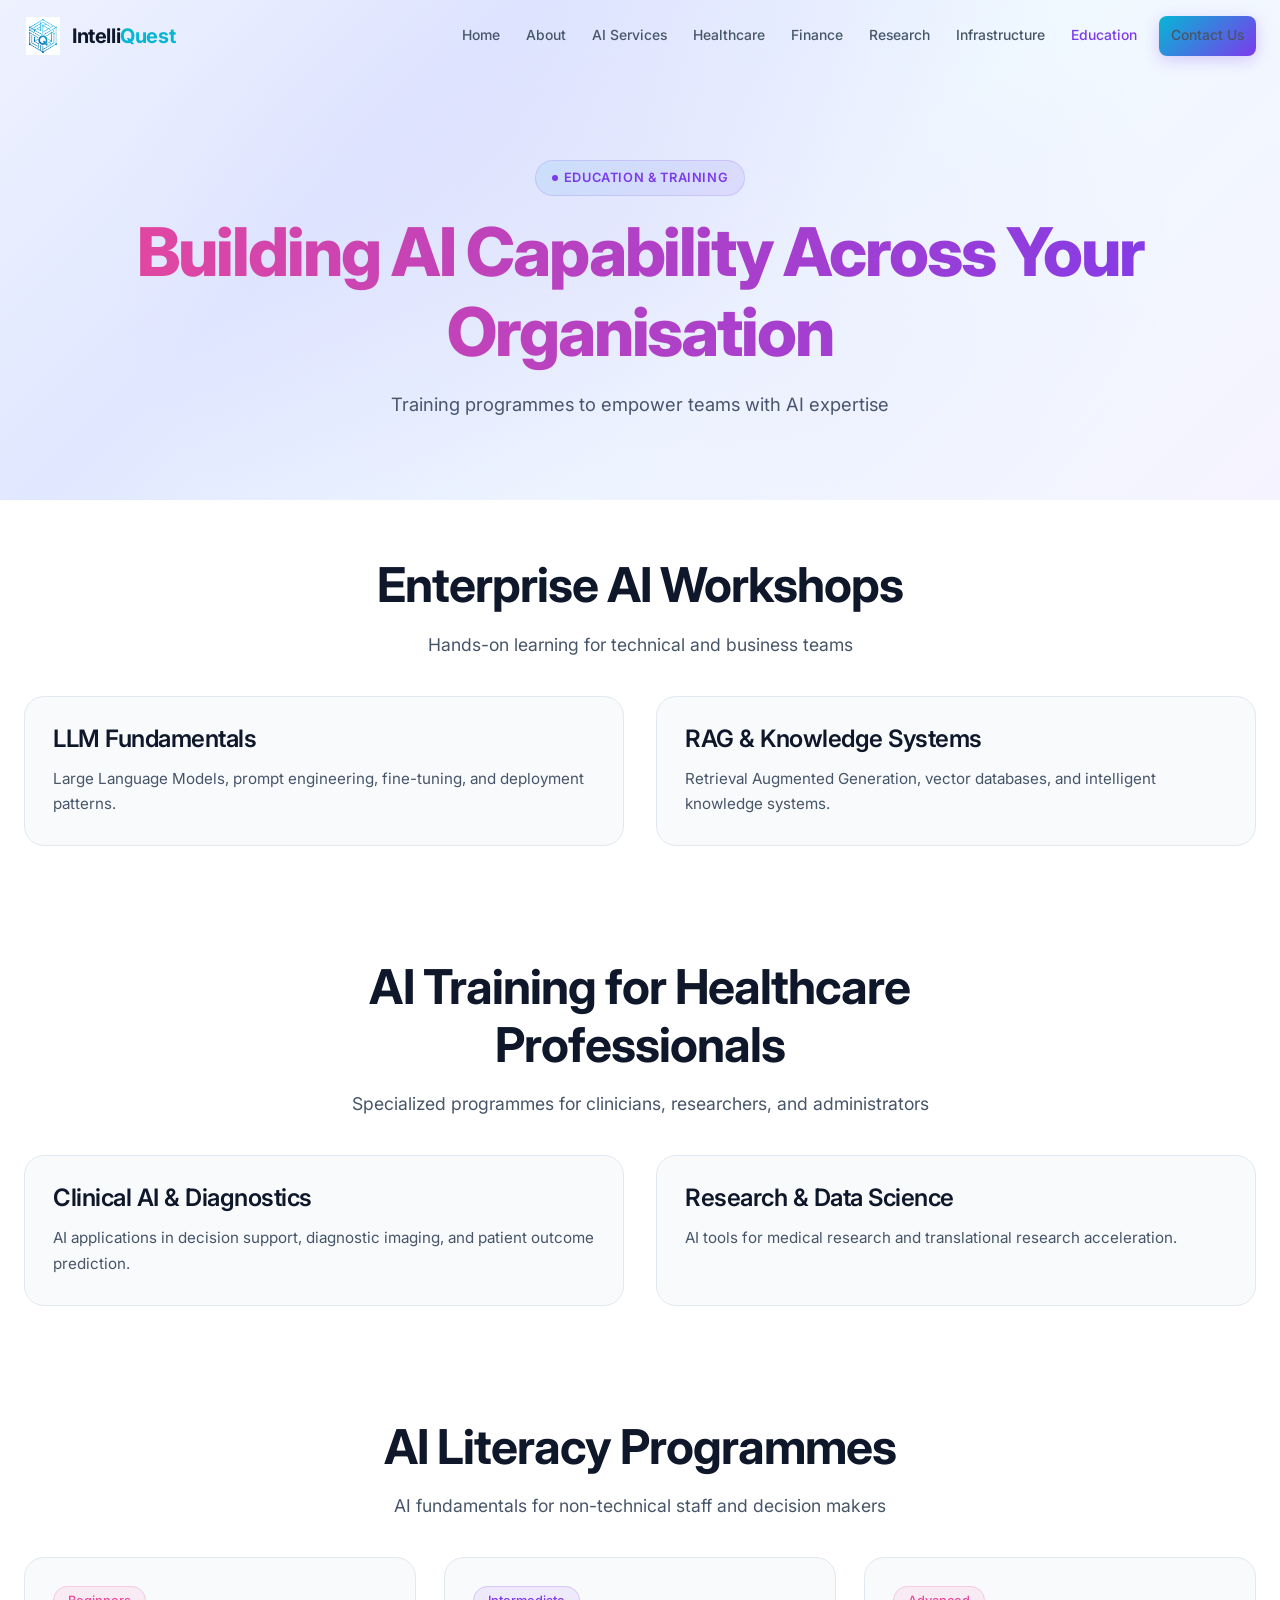
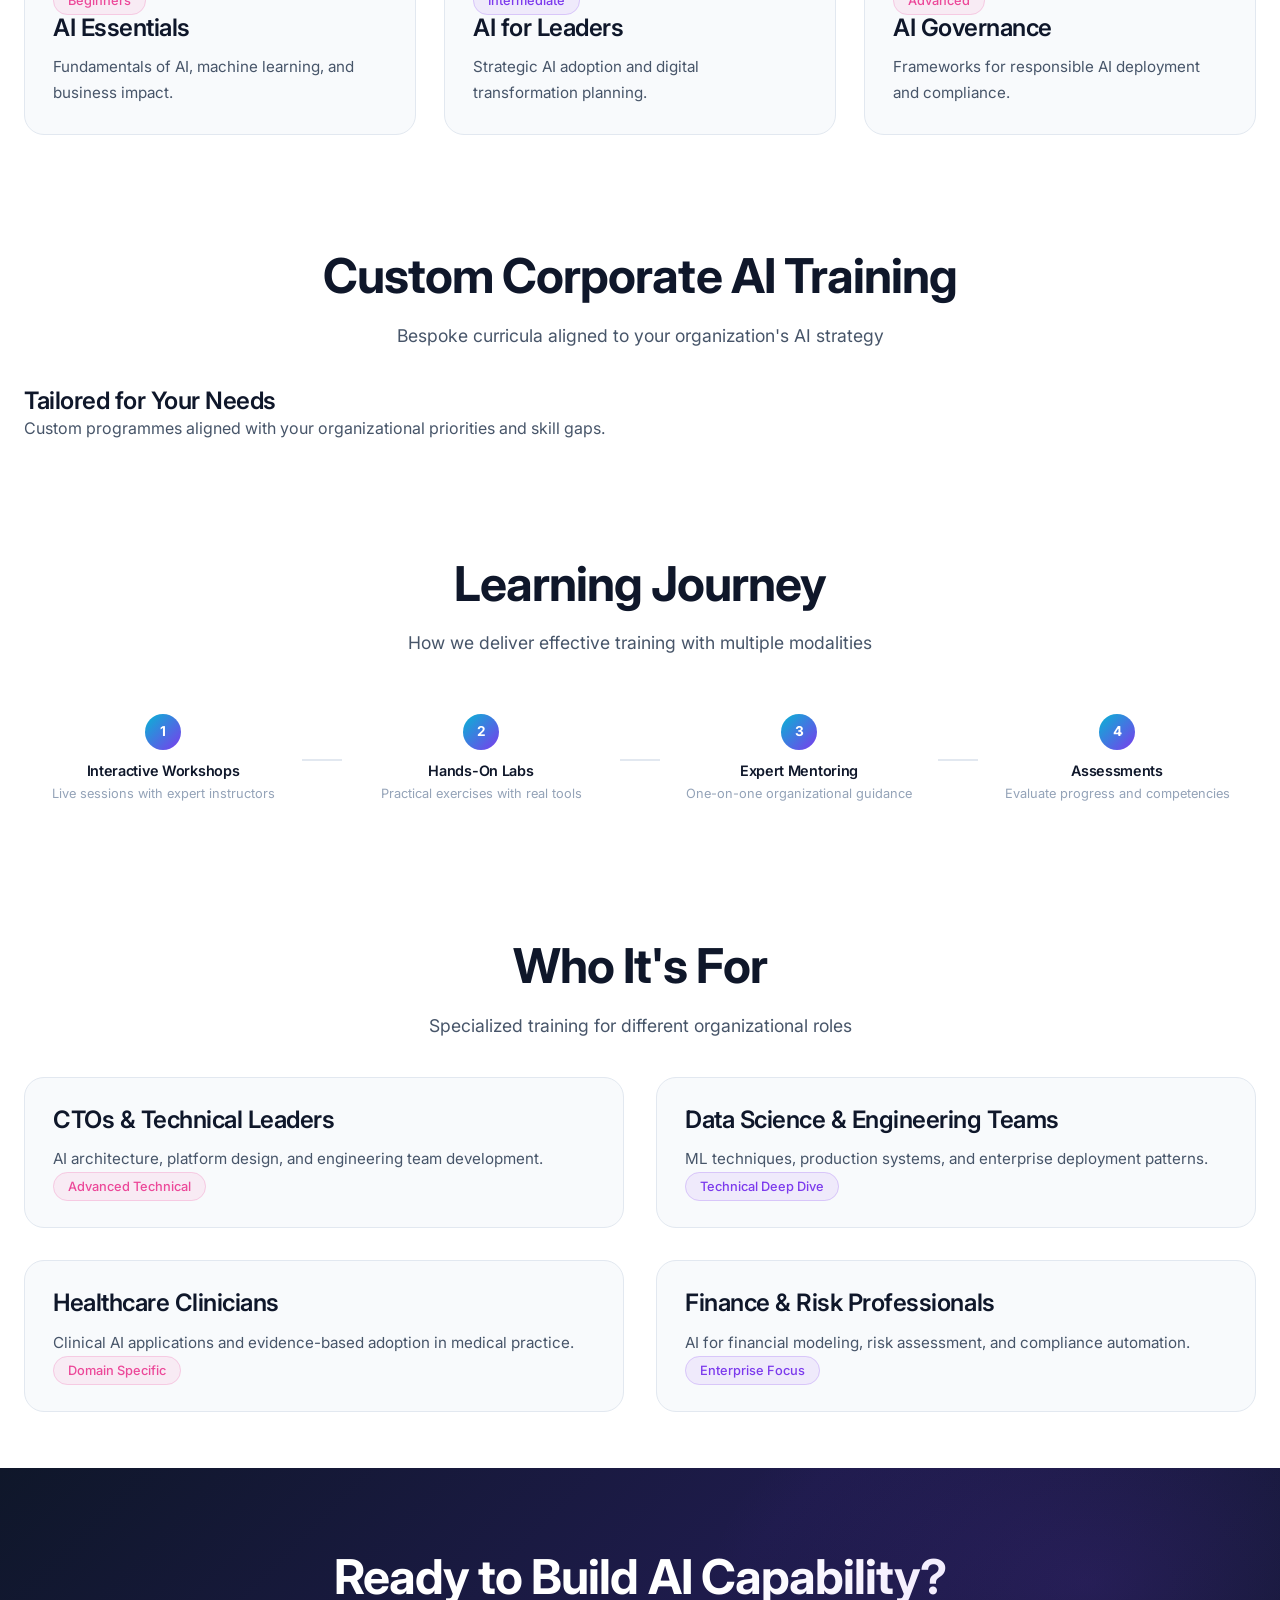
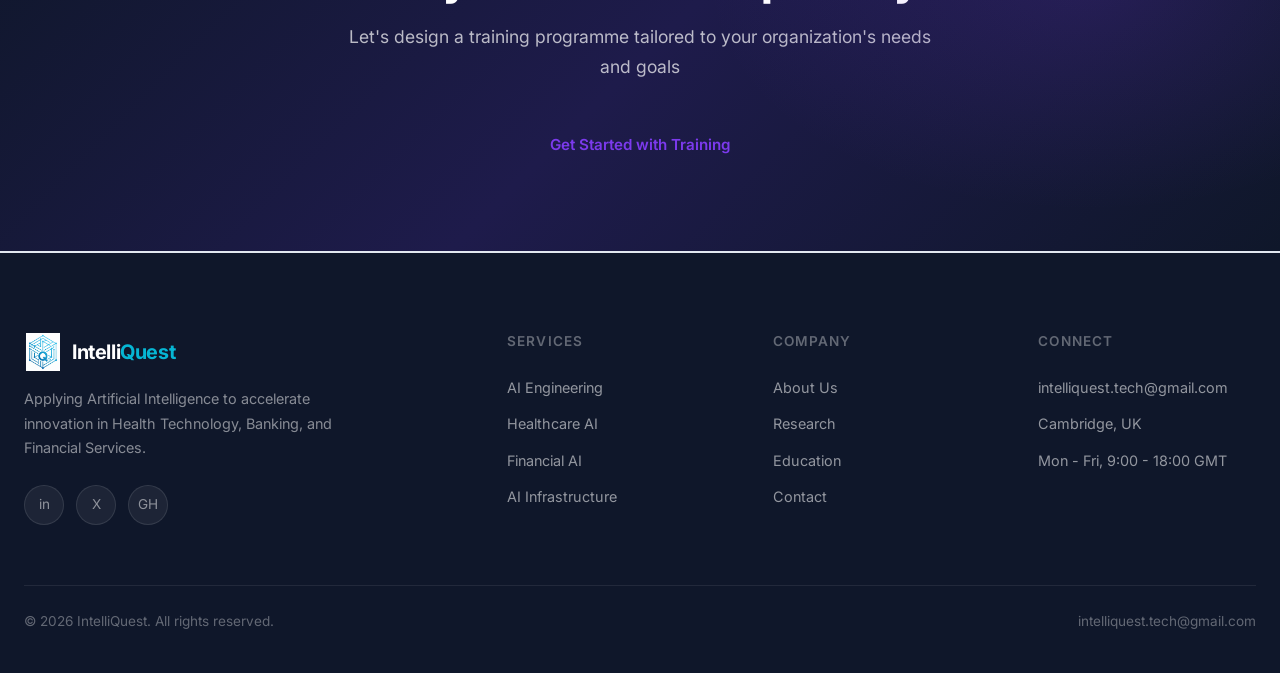
<file: education.html>
<!DOCTYPE html>
<html lang="en">
<head>
    <meta charset="UTF-8">
    <meta name="viewport" content="width=device-width, initial-scale=1.0">
    <title>Education & Training | Intelliquest</title>
    <link rel="stylesheet" href="styles.css">
</head>
<body>  <nav class="nav" id="mainNav">
    <div class="nav-inner">
      <a href="index.html" class="nav-logo">
        <img src="Logo_intelliquest..png" alt="IntelliQuest Logo">
        <span class="nav-logo-text">Intelli<span>Quest</span></span>
      </a>
      <div class="nav-links">
        <a href="index.html">Home</a>
        <a href="about.html">About</a>
        <a href="services.html">AI Services</a>
        <a href="healthcare.html">Healthcare</a>
        <a href="finance.html">Finance</a>
        <a href="research.html">Research</a>
        <a href="infrastructure.html">Infrastructure</a>
        <a href="education.html" class="active">Education</a>
        <a href="contact.html" class="btn btn-primary btn-sm nav-cta">Contact Us</a>
      </div>
      <button class="nav-mobile-toggle" onclick="openMobileMenu()" aria-label="Open menu">
        <span></span><span></span><span></span>
      </button>
    </div>
  </nav>
  <div class="nav-mobile" id="mobileMenu">
    <button class="nav-mobile-close" onclick="closeMobileMenu()">&times;</button>
    <a href="index.html" onclick="closeMobileMenu()">Home</a>
    <a href="about.html" onclick="closeMobileMenu()">About</a>
    <a href="services.html" onclick="closeMobileMenu()">AI Services</a>
    <a href="healthcare.html" onclick="closeMobileMenu()">Healthcare</a>
    <a href="finance.html" onclick="closeMobileMenu()">Finance</a>
    <a href="research.html" onclick="closeMobileMenu()">Research</a>
    <a href="infrastructure.html" onclick="closeMobileMenu()">Infrastructure</a>
    <a href="education.html" class="active" onclick="closeMobileMenu()">Education</a>
    <a href="contact.html" onclick="closeMobileMenu()">Contact</a>
  </div>

    <!-- Page Header -->
    <section class="page-header">
        <div class="container">
            <span class="label-tag">Education & Training</span>
            <h1 class="text-gradient-magenta">Building AI Capability Across Your Organisation</h1>
            <p class="header-subtitle">Training programmes to empower teams with AI expertise</p>
        </div>
    </section>

    <!-- Enterprise AI Workshops -->
    <section class="section section-compact">
        <div class="container">
            <div class="section-header">
                <h2>Enterprise AI Workshops</h2>
                <p>Hands-on learning for technical and business teams</p>
            </div>
            <div class="grid-2">
                <div class="card section-light reveal">
                    <h3>LLM Fundamentals</h3>
                    <p>Large Language Models, prompt engineering, fine-tuning, and deployment patterns.</p>
                </div>
                <div class="card section-light reveal">
                    <h3>RAG & Knowledge Systems</h3>
                    <p>Retrieval Augmented Generation, vector databases, and intelligent knowledge systems.</p>
                </div>
            </div>
        </div>
    </section>

    <!-- AI Training for Healthcare Professionals -->
    <section class="section section-compact">
        <div class="container">
            <div class="section-header">
                <h2>AI Training for Healthcare Professionals</h2>
                <p>Specialized programmes for clinicians, researchers, and administrators</p>
            </div>
            <div class="grid-2">
                <div class="card section-light reveal">
                    <h3>Clinical AI & Diagnostics</h3>
                    <p>AI applications in decision support, diagnostic imaging, and patient outcome prediction.</p>
                </div>
                <div class="card section-light reveal">
                    <h3>Research & Data Science</h3>
                    <p>AI tools for medical research and translational research acceleration.</p>
                </div>
            </div>
        </div>
    </section>

    <!-- AI Literacy Programmes -->
    <section class="section section-compact">
        <div class="container">
            <div class="section-header">
                <h2>AI Literacy Programmes</h2>
                <p>AI fundamentals for non-technical staff and decision makers</p>
            </div>
            <div class="grid-3">
                <div class="card section-light reveal">
                    <span class="tag magenta">Beginners</span>
                    <h3>AI Essentials</h3>
                    <p>Fundamentals of AI, machine learning, and business impact.</p>
                </div>
                <div class="card section-light reveal">
                    <span class="tag purple">Intermediate</span>
                    <h3>AI for Leaders</h3>
                    <p>Strategic AI adoption and digital transformation planning.</p>
                </div>
                <div class="card section-light reveal">
                    <span class="tag magenta">Advanced</span>
                    <h3>AI Governance</h3>
                    <p>Frameworks for responsible AI deployment and compliance.</p>
                </div>
            </div>
        </div>
    </section>

    <!-- Custom Corporate AI Training -->
    <section class="section section-compact">
        <div class="container">
            <div class="section-header">
                <h2>Custom Corporate AI Training</h2>
                <p>Bespoke curricula aligned to your organization's AI strategy</p>
            </div>
            <div class="feature-row">
                <div class="feature-content">
                    <h3>Tailored for Your Needs</h3>
                    <p>Custom programmes aligned with your organizational priorities and skill gaps.</p>
                </div>
            </div>
        </div>
    </section>

    <!-- Training Methodology - Learning Journey -->
    <section class="section section-compact">
        <div class="container">
            <div class="section-header">
                <h2>Learning Journey</h2>
                <p>How we deliver effective training with multiple modalities</p>
            </div>
            <div class="process-flow">
                <div class="process-flow-step">
                    <div class="process-flow-num" style="background:var(--gradient-primary);">1</div>
                    <h4>Interactive Workshops</h4><p>Live sessions with expert instructors</p>
                </div>
                <div class="process-flow-connector"></div>
                <div class="process-flow-step">
                    <div class="process-flow-num" style="background:var(--gradient-primary);">2</div>
                    <h4>Hands-On Labs</h4><p>Practical exercises with real tools</p>
                </div>
                <div class="process-flow-connector"></div>
                <div class="process-flow-step">
                    <div class="process-flow-num" style="background:var(--gradient-primary);">3</div>
                    <h4>Expert Mentoring</h4><p>One-on-one organizational guidance</p>
                </div>
                <div class="process-flow-connector"></div>
                <div class="process-flow-step">
                    <div class="process-flow-num" style="background:var(--gradient-primary);">4</div>
                    <h4>Assessments</h4><p>Evaluate progress and competencies</p>
                </div>
            </div>
        </div>
    </section>

    <!-- Who It's For -->
    <section class="section section-compact">
        <div class="container">
            <div class="section-header">
                <h2>Who It's For</h2>
                <p>Specialized training for different organizational roles</p>
            </div>
            <div class="grid-2">
                <div class="card section-light reveal">
                    <h3>CTOs & Technical Leaders</h3>
                    <p>AI architecture, platform design, and engineering team development.</p>
                    <span class="tag magenta">Advanced Technical</span>
                </div>
                <div class="card section-light reveal">
                    <h3>Data Science & Engineering Teams</h3>
                    <p>ML techniques, production systems, and enterprise deployment patterns.</p>
                    <span class="tag purple">Technical Deep Dive</span>
                </div>
                <div class="card section-light reveal">
                    <h3>Healthcare Clinicians</h3>
                    <p>Clinical AI applications and evidence-based adoption in medical practice.</p>
                    <span class="tag magenta">Domain Specific</span>
                </div>
                <div class="card section-light reveal">
                    <h3>Finance & Risk Professionals</h3>
                    <p>AI for financial modeling, risk assessment, and compliance automation.</p>
                    <span class="tag purple">Enterprise Focus</span>
                </div>
            </div>
        </div>
    </section>

    <!-- CTA Section -->
    <section class="cta-section">
        <div class="container">
            <h2>Ready to Build AI Capability?</h2>
            <p>Let's design a training programme tailored to your organization's needs and goals</p>
            <a href="contact.html" class="btn">Get Started with Training</a>
        </div>
    </section>

    <!-- Divider -->
    <div class="divider"></div>

    <!-- Footer -->
  <footer class="footer">
    <div class="container">
      <div class="footer-grid">
        <div class="footer-brand">
          <a href="index.html" class="nav-logo">
            <img src="Logo_intelliquest..png" alt="IntelliQuest Logo">
            <span class="nav-logo-text">Intelli<span>Quest</span></span>
          </a>
          <p>Applying Artificial Intelligence to accelerate innovation in Health Technology, Banking, and Financial Services.</p>
          <div class="footer-socials">
            <a href="#" aria-label="LinkedIn">in</a>
            <a href="#" aria-label="Twitter">X</a>
            <a href="#" aria-label="GitHub">GH</a>
          </div>
        </div>
        <div class="footer-col">
          <h4>Services</h4>
          <a href="services.html">AI Engineering</a>
          <a href="healthcare.html">Healthcare AI</a>
          <a href="finance.html">Financial AI</a>
          <a href="infrastructure.html">AI Infrastructure</a>
        </div>
        <div class="footer-col">
          <h4>Company</h4>
          <a href="about.html">About Us</a>
          <a href="research.html">Research</a>
          <a href="education.html">Education</a>
          <a href="contact.html">Contact</a>
        </div>
        <div class="footer-col">
          <h4>Connect</h4>
          <a href="mailto:intelliquest.tech@gmail.com">intelliquest.tech@gmail.com</a>
          <a href="#">Cambridge, UK</a>
          <a href="#">Mon - Fri, 9:00 - 18:00 GMT</a>
        </div>
      </div>
      <div class="footer-bottom">
        <span>&copy; 2026 IntelliQuest. All rights reserved.</span>
        <a href="mailto:intelliquest.tech@gmail.com">intelliquest.tech@gmail.com</a>
      </div>
    </div>
  </footer>

    <script src="main.js"></script>
</body>
</html>
</file>
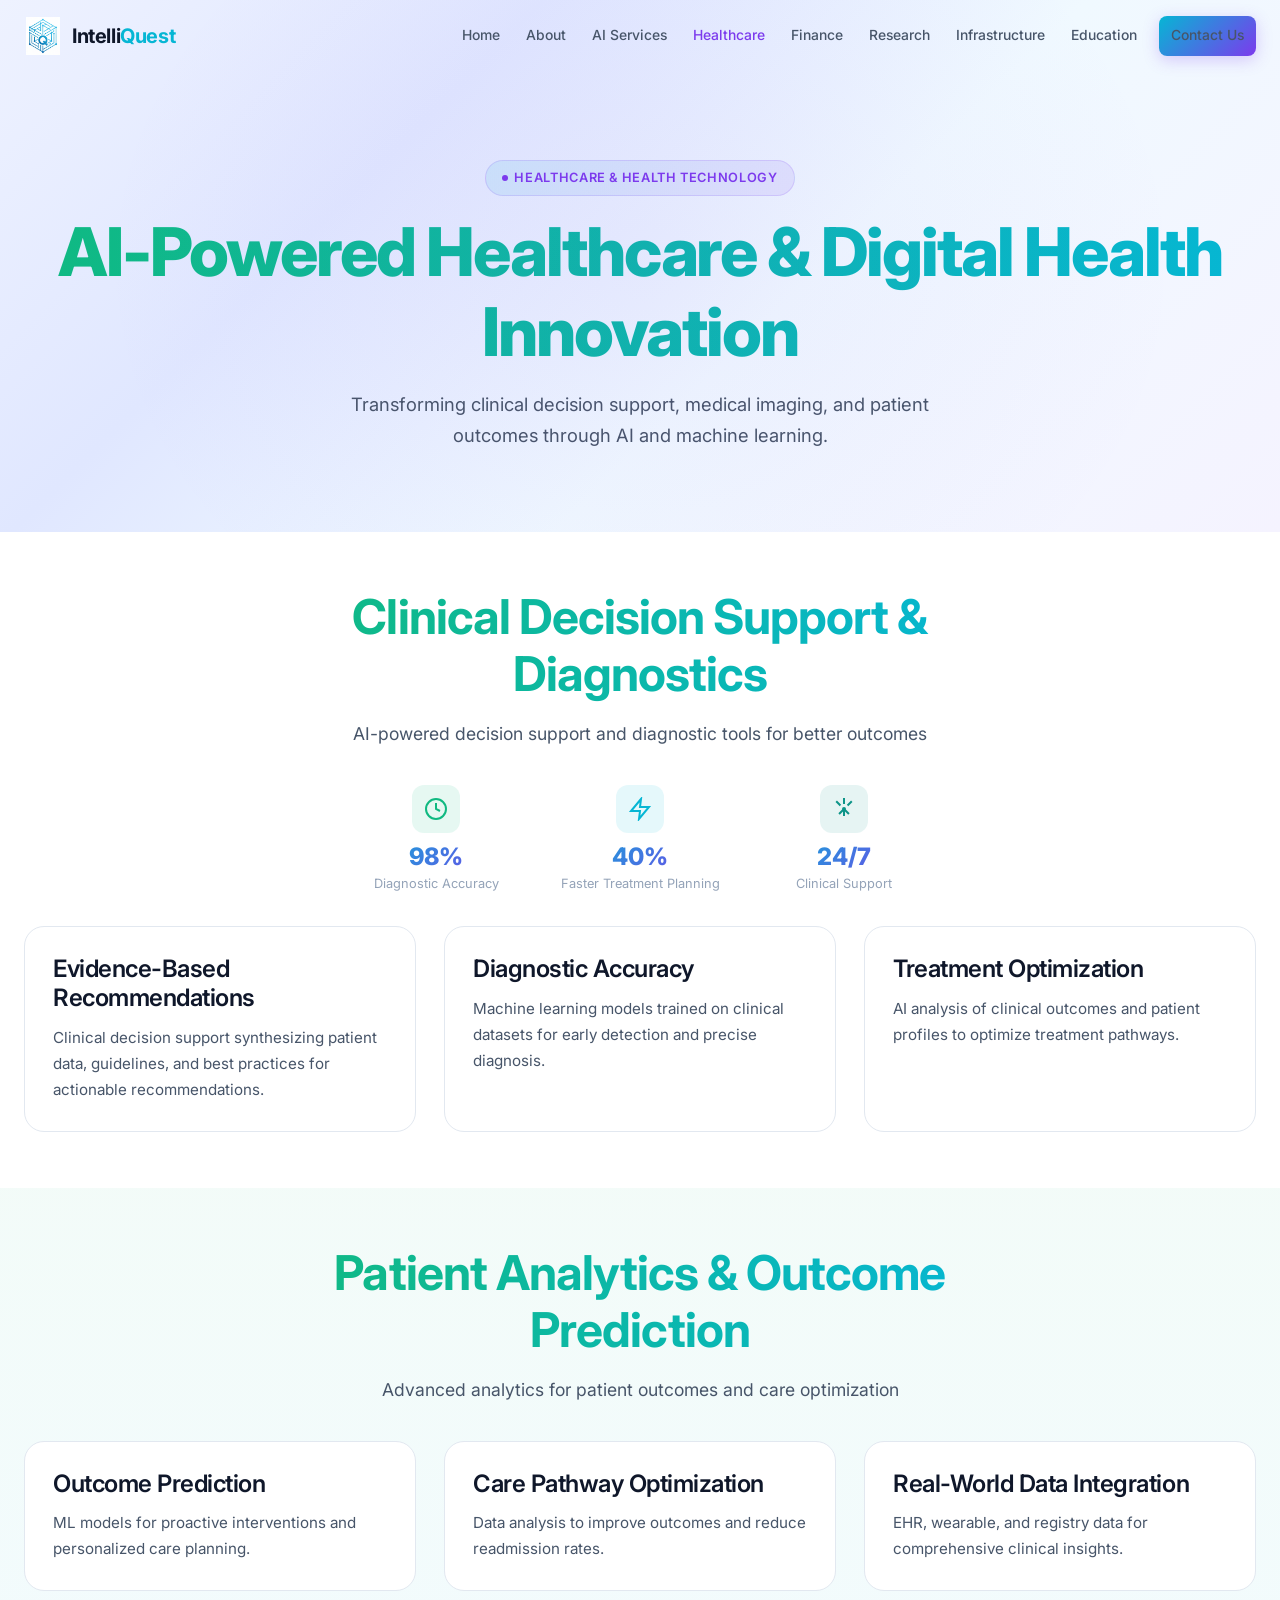
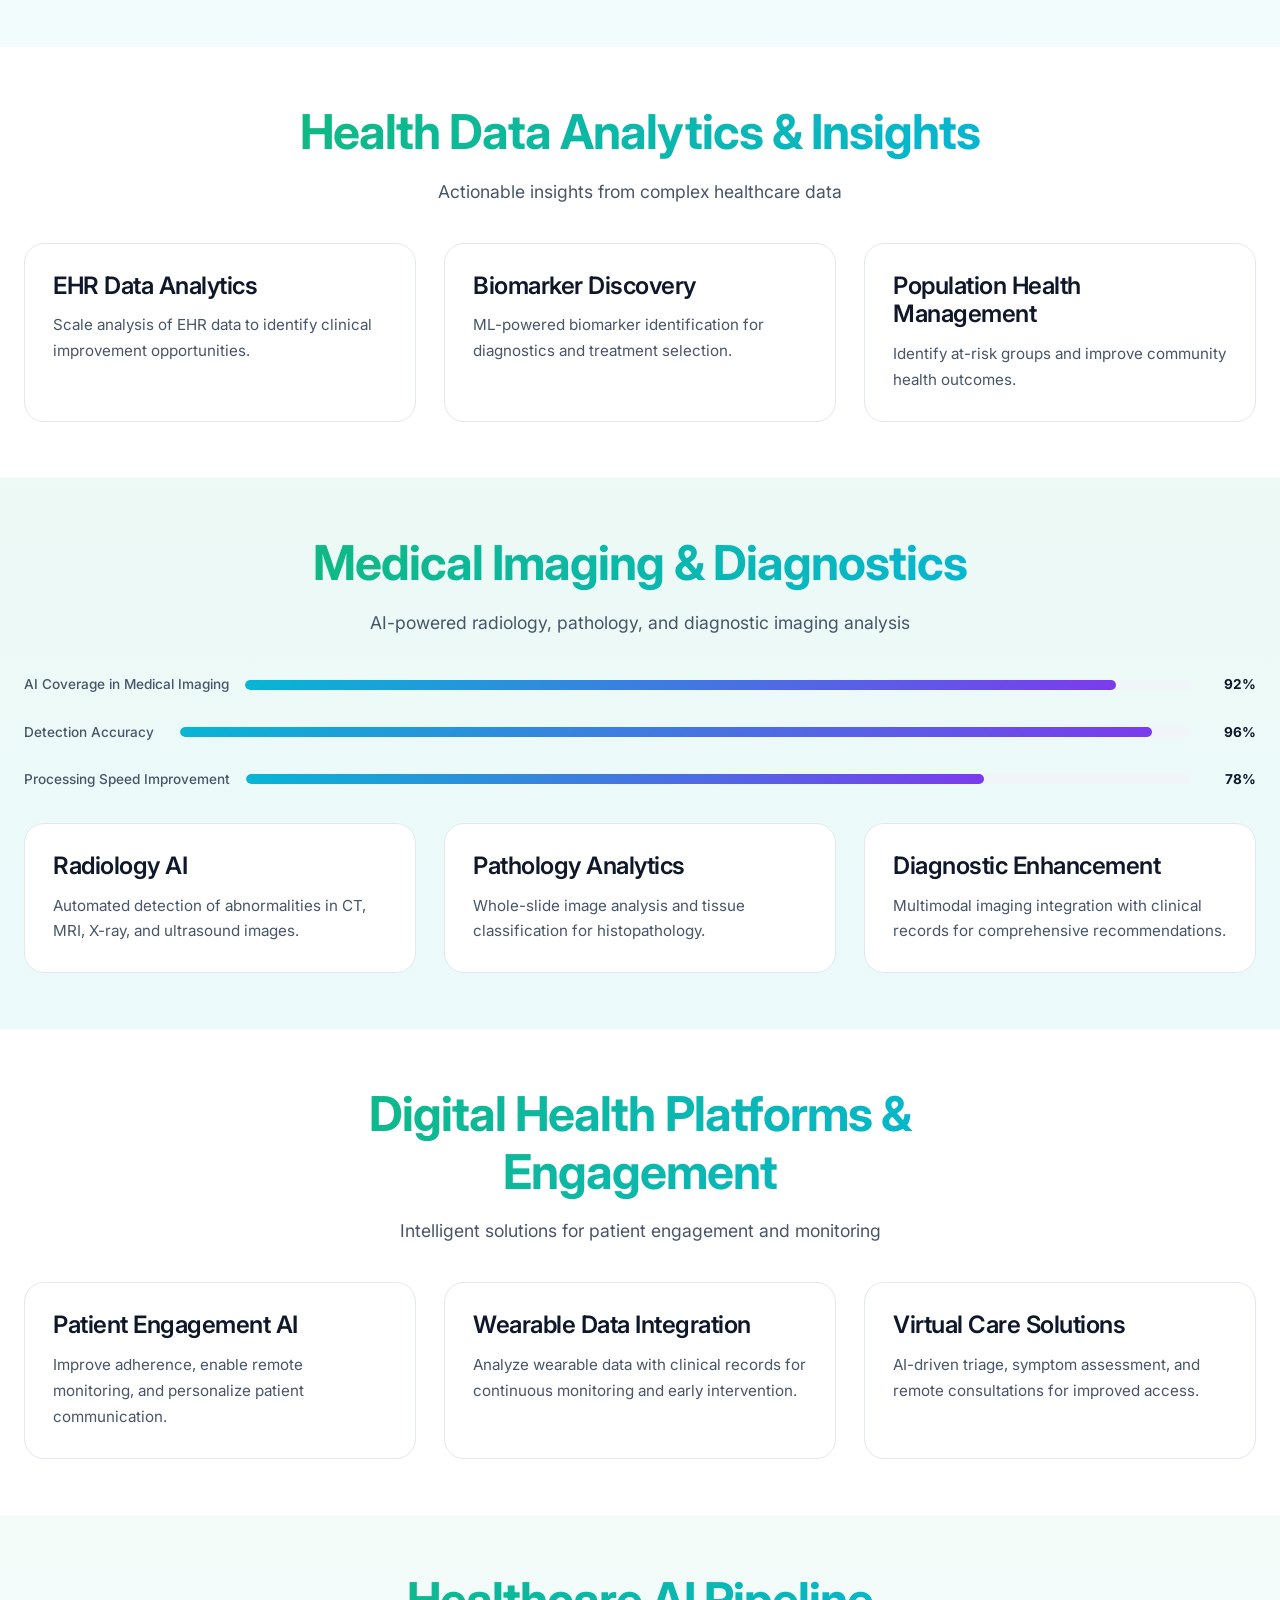
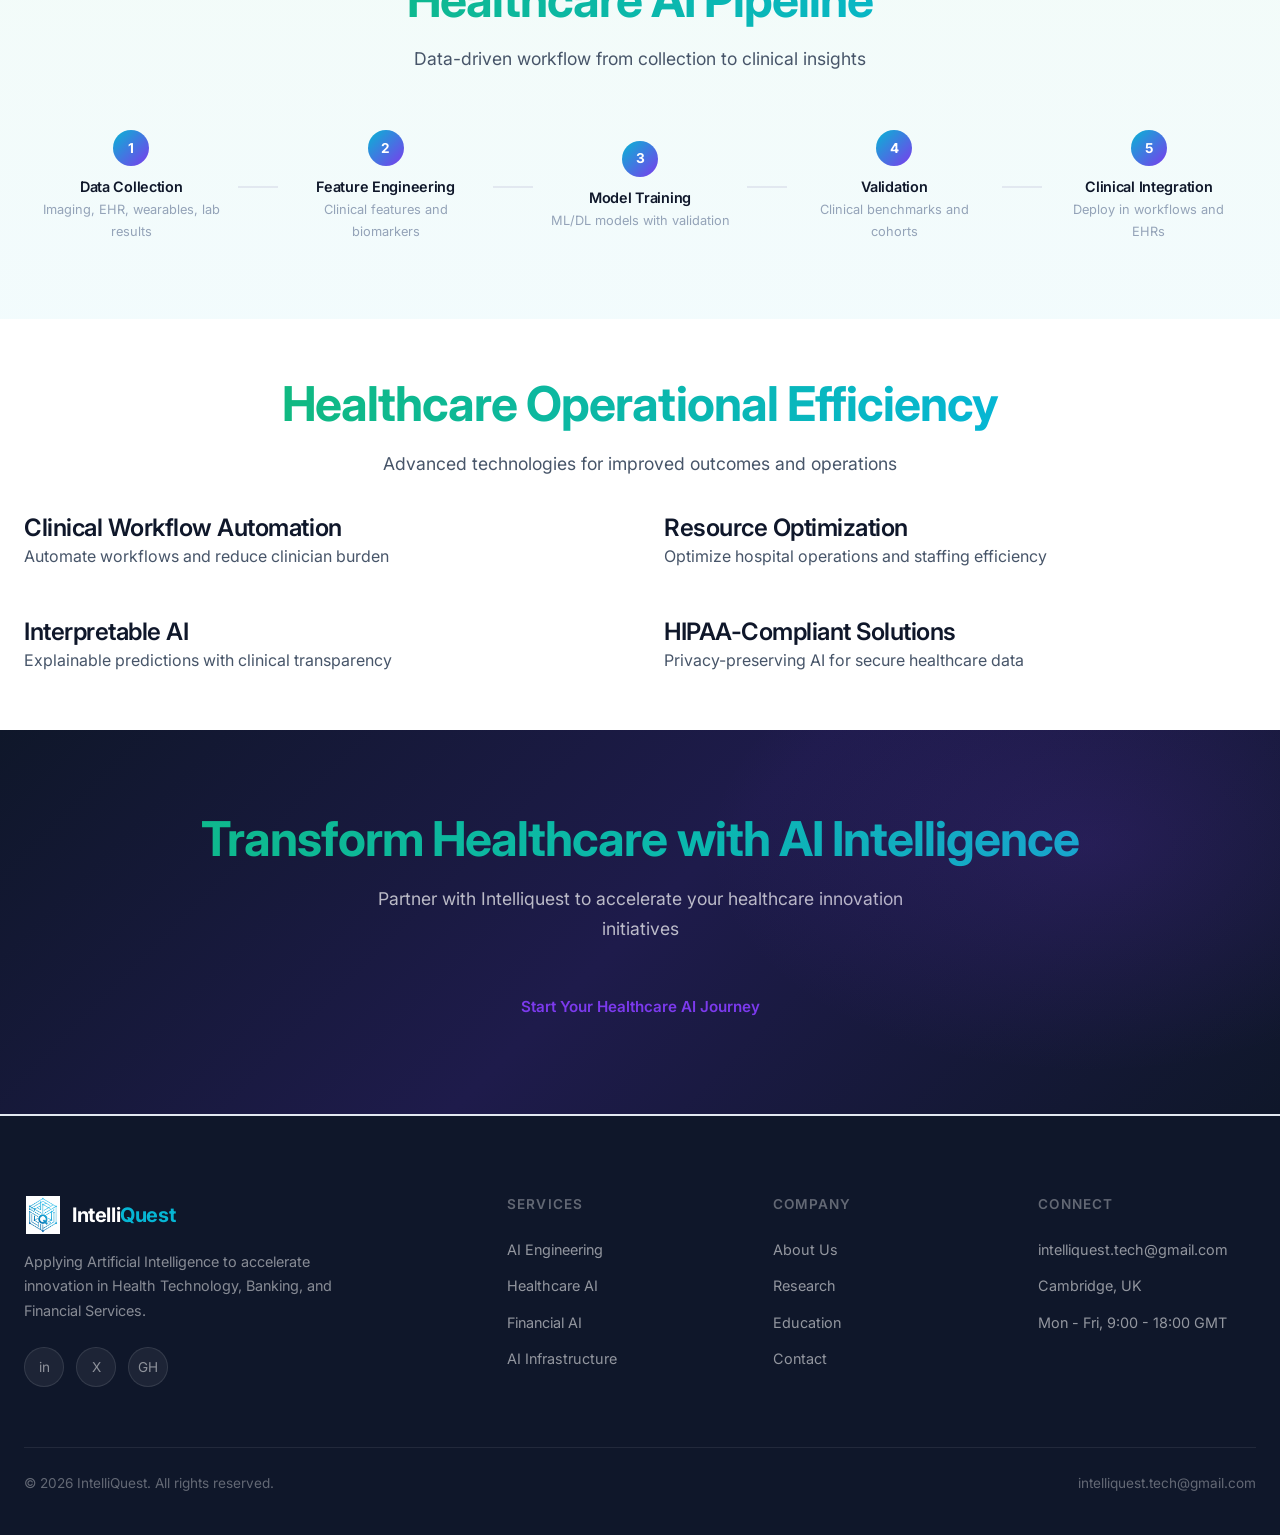
<file: healthcare.html>
<!DOCTYPE html>
<html lang="en">
<head>
    <meta charset="UTF-8">
    <meta name="viewport" content="width=device-width, initial-scale=1.0">
    <title>Healthcare & Health Technology | Intelliquest</title>
    <link rel="stylesheet" href="styles.css">
</head>
<body>  <nav class="nav" id="mainNav">
    <div class="nav-inner">
      <a href="index.html" class="nav-logo">
        <img src="Logo_intelliquest..png" alt="IntelliQuest Logo">
        <span class="nav-logo-text">Intelli<span>Quest</span></span>
      </a>
      <div class="nav-links">
        <a href="index.html">Home</a>
        <a href="about.html">About</a>
        <a href="services.html">AI Services</a>
        <a href="healthcare.html" class="active">Healthcare</a>
        <a href="finance.html">Finance</a>
        <a href="research.html">Research</a>
        <a href="infrastructure.html">Infrastructure</a>
        <a href="education.html">Education</a>
        <a href="contact.html" class="btn btn-primary btn-sm nav-cta">Contact Us</a>
      </div>
      <button class="nav-mobile-toggle" onclick="openMobileMenu()" aria-label="Open menu">
        <span></span><span></span><span></span>
      </button>
    </div>
  </nav>
  <div class="nav-mobile" id="mobileMenu">
    <button class="nav-mobile-close" onclick="closeMobileMenu()">&times;</button>
    <a href="index.html" onclick="closeMobileMenu()">Home</a>
    <a href="about.html" onclick="closeMobileMenu()">About</a>
    <a href="services.html" onclick="closeMobileMenu()">AI Services</a>
    <a href="healthcare.html" class="active" onclick="closeMobileMenu()">Healthcare</a>
    <a href="finance.html" onclick="closeMobileMenu()">Finance</a>
    <a href="research.html" onclick="closeMobileMenu()">Research</a>
    <a href="infrastructure.html" onclick="closeMobileMenu()">Infrastructure</a>
    <a href="education.html" onclick="closeMobileMenu()">Education</a>
    <a href="contact.html" onclick="closeMobileMenu()">Contact</a>
  </div>

    <!-- Page Header -->
    <section class="page-header">
        <div class="container">
            <div class="label-tag emerald">Healthcare & Health Technology</div>
            <h1 class="text-gradient-emerald">AI-Powered Healthcare & Digital Health Innovation</h1>
            <p class="lead">Transforming clinical decision support, medical imaging, and patient outcomes through AI and machine learning.</p>
        </div>
    </section>

    <!-- Clinical Decision Support Section -->
    <section class="section section-compact">
        <div class="container">
            <div class="section-header">
                <h2 class="text-gradient-emerald">Clinical Decision Support & Diagnostics</h2>
                <p>AI-powered decision support and diagnostic tools for better outcomes</p>
            </div>
            <div class="icon-stat-row" style="margin-bottom: 2rem;">
                <div class="icon-stat">
                    <div class="stat-icon" style="background:rgba(16, 185, 129, 0.1);">
                        <svg width="24" height="24" viewBox="0 0 24 24" fill="none" stroke="#10b981" stroke-width="2"><path d="M12 2c5.523 0 10 4.477 10 10s-4.477 10-10 10S2 17.523 2 12 6.477 2 12 2z"></path><path d="M12 6v6l4 2"></path></svg>
                    </div>
                    <div class="stat-number">98%</div>
                    <div class="stat-text">Diagnostic Accuracy</div>
                </div>
                <div class="icon-stat">
                    <div class="stat-icon" style="background:rgba(6, 182, 212, 0.1);">
                        <svg width="24" height="24" viewBox="0 0 24 24" fill="none" stroke="#06b6d4" stroke-width="2"><path d="M13 2L3 14h9l-1 8 10-12h-9l1-8z"></path></svg>
                    </div>
                    <div class="stat-number">40%</div>
                    <div class="stat-text">Faster Treatment Planning</div>
                </div>
                <div class="icon-stat">
                    <div class="stat-icon" style="background:rgba(13, 148, 136, 0.1);">
                        <svg width="24" height="24" viewBox="0 0 24 24" fill="none" stroke="#0d9488" stroke-width="2"><circle cx="12" cy="12" r="1"></circle><path d="M12 1v6m0 6v6"></path><path d="M4.22 4.22l4.24 4.24m4.24 4.24l4.24 4.24"></path><path d="M19.78 4.22l-4.24 4.24m-4.24 4.24l-4.24 4.24"></path></svg>
                    </div>
                    <div class="stat-number">24/7</div>
                    <div class="stat-text">Clinical Support</div>
                </div>
            </div>
            <div class="grid-3">
                <div class="card reveal">
                    <h3>Evidence-Based Recommendations</h3>
                    <p>Clinical decision support synthesizing patient data, guidelines, and best practices for actionable recommendations.</p>
                </div>
                <div class="card reveal">
                    <h3>Diagnostic Accuracy</h3>
                    <p>Machine learning models trained on clinical datasets for early detection and precise diagnosis.</p>
                </div>
                <div class="card reveal">
                    <h3>Treatment Optimization</h3>
                    <p>AI analysis of clinical outcomes and patient profiles to optimize treatment pathways.</p>
                </div>
            </div>
        </div>
    </section>

    <!-- Patient Analytics & Outcome Prediction Section -->
    <section class="section section-compact" style="background: linear-gradient(180deg, rgba(16, 185, 129, 0.05) 0%, rgba(6, 182, 212, 0.05) 100%);">
        <div class="container">
            <div class="section-header">
                <h2 class="text-gradient-emerald">Patient Analytics & Outcome Prediction</h2>
                <p>Advanced analytics for patient outcomes and care optimization</p>
            </div>
            <div class="grid-3">
                <div class="card reveal">
                    <h3>Outcome Prediction</h3>
                    <p>ML models for proactive interventions and personalized care planning.</p>
                </div>
                <div class="card reveal">
                    <h3>Care Pathway Optimization</h3>
                    <p>Data analysis to improve outcomes and reduce readmission rates.</p>
                </div>
                <div class="card reveal">
                    <h3>Real-World Data Integration</h3>
                    <p>EHR, wearable, and registry data for comprehensive clinical insights.</p>
                </div>
            </div>
        </div>
    </section>

    <!-- Health Data Analytics Section -->
    <section class="section section-compact">
        <div class="container">
            <div class="section-header">
                <h2 class="text-gradient-emerald">Health Data Analytics & Insights</h2>
                <p>Actionable insights from complex healthcare data</p>
            </div>
            <div class="grid-3">
                <div class="card reveal">
                    <h3>EHR Data Analytics</h3>
                    <p>Scale analysis of EHR data to identify clinical improvement opportunities.</p>
                </div>
                <div class="card reveal">
                    <h3>Biomarker Discovery</h3>
                    <p>ML-powered biomarker identification for diagnostics and treatment selection.</p>
                </div>
                <div class="card reveal">
                    <h3>Population Health Management</h3>
                    <p>Identify at-risk groups and improve community health outcomes.</p>
                </div>
            </div>
        </div>
    </section>

    <!-- Medical Imaging AI Section -->
    <section class="section section-compact section-emerald-tint" style="background: linear-gradient(180deg, rgba(16, 185, 129, 0.08) 0%, rgba(6, 182, 212, 0.08) 100%);">
        <div class="container">
            <div class="section-header">
                <h2 class="text-gradient-emerald">Medical Imaging & Diagnostics</h2>
                <p>AI-powered radiology, pathology, and diagnostic imaging analysis</p>
            </div>
            <div class="metric-bar" style="margin-bottom: 1.5rem;">
                <span class="metric-bar-label">AI Coverage in Medical Imaging</span>
                <div class="metric-bar-track"><div class="metric-bar-fill" style="width:92%;background:var(--gradient-primary);"></div></div>
                <span class="metric-bar-value">92%</span>
            </div>
            <div class="metric-bar" style="margin-bottom: 1.5rem;">
                <span class="metric-bar-label">Detection Accuracy</span>
                <div class="metric-bar-track"><div class="metric-bar-fill" style="width:96%;background:var(--gradient-primary);"></div></div>
                <span class="metric-bar-value">96%</span>
            </div>
            <div class="metric-bar" style="margin-bottom: 2rem;">
                <span class="metric-bar-label">Processing Speed Improvement</span>
                <div class="metric-bar-track"><div class="metric-bar-fill" style="width:78%;background:var(--gradient-primary);"></div></div>
                <span class="metric-bar-value">78%</span>
            </div>
            <div class="grid-3">
                <div class="card reveal">
                    <h3>Radiology AI</h3>
                    <p>Automated detection of abnormalities in CT, MRI, X-ray, and ultrasound images.</p>
                </div>
                <div class="card reveal">
                    <h3>Pathology Analytics</h3>
                    <p>Whole-slide image analysis and tissue classification for histopathology.</p>
                </div>
                <div class="card reveal">
                    <h3>Diagnostic Enhancement</h3>
                    <p>Multimodal imaging integration with clinical records for comprehensive recommendations.</p>
                </div>
            </div>
        </div>
    </section>

    <!-- Digital Health Platforms Section -->
    <section class="section section-compact">
        <div class="container">
            <div class="section-header">
                <h2 class="text-gradient-emerald">Digital Health Platforms & Engagement</h2>
                <p>Intelligent solutions for patient engagement and monitoring</p>
            </div>
            <div class="grid-3">
                <div class="card reveal">
                    <h3>Patient Engagement AI</h3>
                    <p>Improve adherence, enable remote monitoring, and personalize patient communication.</p>
                </div>
                <div class="card reveal">
                    <h3>Wearable Data Integration</h3>
                    <p>Analyze wearable data with clinical records for continuous monitoring and early intervention.</p>
                </div>
                <div class="card reveal">
                    <h3>Virtual Care Solutions</h3>
                    <p>AI-driven triage, symptom assessment, and remote consultations for improved access.</p>
                </div>
            </div>
        </div>
    </section>

    <!-- Pipeline Diagram Section -->
    <section class="section section-compact" style="background: linear-gradient(180deg, rgba(16, 185, 129, 0.05) 0%, rgba(6, 182, 212, 0.05) 100%);">
        <div class="container">
            <div class="section-header">
                <h2 class="text-gradient-emerald">Healthcare AI Pipeline</h2>
                <p>Data-driven workflow from collection to clinical insights</p>
            </div>
            <div class="process-flow">
                <div class="process-flow-step">
                    <div class="process-flow-num" style="background:var(--gradient-primary);">1</div>
                    <h4>Data Collection</h4><p>Imaging, EHR, wearables, lab results</p>
                </div>
                <div class="process-flow-connector"></div>
                <div class="process-flow-step">
                    <div class="process-flow-num" style="background:var(--gradient-primary);">2</div>
                    <h4>Feature Engineering</h4><p>Clinical features and biomarkers</p>
                </div>
                <div class="process-flow-connector"></div>
                <div class="process-flow-step">
                    <div class="process-flow-num" style="background:var(--gradient-primary);">3</div>
                    <h4>Model Training</h4><p>ML/DL models with validation</p>
                </div>
                <div class="process-flow-connector"></div>
                <div class="process-flow-step">
                    <div class="process-flow-num" style="background:var(--gradient-primary);">4</div>
                    <h4>Validation</h4><p>Clinical benchmarks and cohorts</p>
                </div>
                <div class="process-flow-connector"></div>
                <div class="process-flow-step">
                    <div class="process-flow-num" style="background:var(--gradient-primary);">5</div>
                    <h4>Clinical Integration</h4><p>Deploy in workflows and EHRs</p>
                </div>
            </div>
        </div>
    </section>

    <!-- Features Row Section -->
    <section class="section section-compact">
        <div class="container">
            <div class="section-header">
                <h2 class="text-gradient-emerald">Healthcare Operational Efficiency</h2>
                <p>Advanced technologies for improved outcomes and operations</p>
            </div>
            <div class="feature-row reveal">
                <div class="feature-item">
                    <h3>Clinical Workflow Automation</h3>
                    <p>Automate workflows and reduce clinician burden</p>
                </div>
                <div class="feature-item">
                    <h3>Resource Optimization</h3>
                    <p>Optimize hospital operations and staffing efficiency</p>
                </div>
                <div class="feature-item">
                    <h3>Interpretable AI</h3>
                    <p>Explainable predictions with clinical transparency</p>
                </div>
                <div class="feature-item">
                    <h3>HIPAA-Compliant Solutions</h3>
                    <p>Privacy-preserving AI for secure healthcare data</p>
                </div>
            </div>
        </div>
    </section>

    <!-- CTA Section -->
    <section class="cta-section">
        <div class="container">
            <h2 class="text-gradient-emerald">Transform Healthcare with AI Intelligence</h2>
            <p>Partner with Intelliquest to accelerate your healthcare innovation initiatives</p>
            <a href="contact.html" class="btn">Start Your Healthcare AI Journey</a>
        </div>
    </section>

    <!-- Divider -->
    <div class="divider"></div>

    <!-- Footer -->
  <footer class="footer">
    <div class="container">
      <div class="footer-grid">
        <div class="footer-brand">
          <a href="index.html" class="nav-logo">
            <img src="Logo_intelliquest..png" alt="IntelliQuest Logo">
            <span class="nav-logo-text">Intelli<span>Quest</span></span>
          </a>
          <p>Applying Artificial Intelligence to accelerate innovation in Health Technology, Banking, and Financial Services.</p>
          <div class="footer-socials">
            <a href="#" aria-label="LinkedIn">in</a>
            <a href="#" aria-label="Twitter">X</a>
            <a href="#" aria-label="GitHub">GH</a>
          </div>
        </div>
        <div class="footer-col">
          <h4>Services</h4>
          <a href="services.html">AI Engineering</a>
          <a href="healthcare.html">Healthcare AI</a>
          <a href="finance.html">Financial AI</a>
          <a href="infrastructure.html">AI Infrastructure</a>
        </div>
        <div class="footer-col">
          <h4>Company</h4>
          <a href="about.html">About Us</a>
          <a href="research.html">Research</a>
          <a href="education.html">Education</a>
          <a href="contact.html">Contact</a>
        </div>
        <div class="footer-col">
          <h4>Connect</h4>
          <a href="mailto:intelliquest.tech@gmail.com">intelliquest.tech@gmail.com</a>
          <a href="#">Cambridge, UK</a>
          <a href="#">Mon - Fri, 9:00 - 18:00 GMT</a>
        </div>
      </div>
      <div class="footer-bottom">
        <span>&copy; 2026 IntelliQuest. All rights reserved.</span>
        <a href="mailto:intelliquest.tech@gmail.com">intelliquest.tech@gmail.com</a>
      </div>
    </div>
  </footer>

    <script src="main.js"></script>
</body>
</html>
</file>
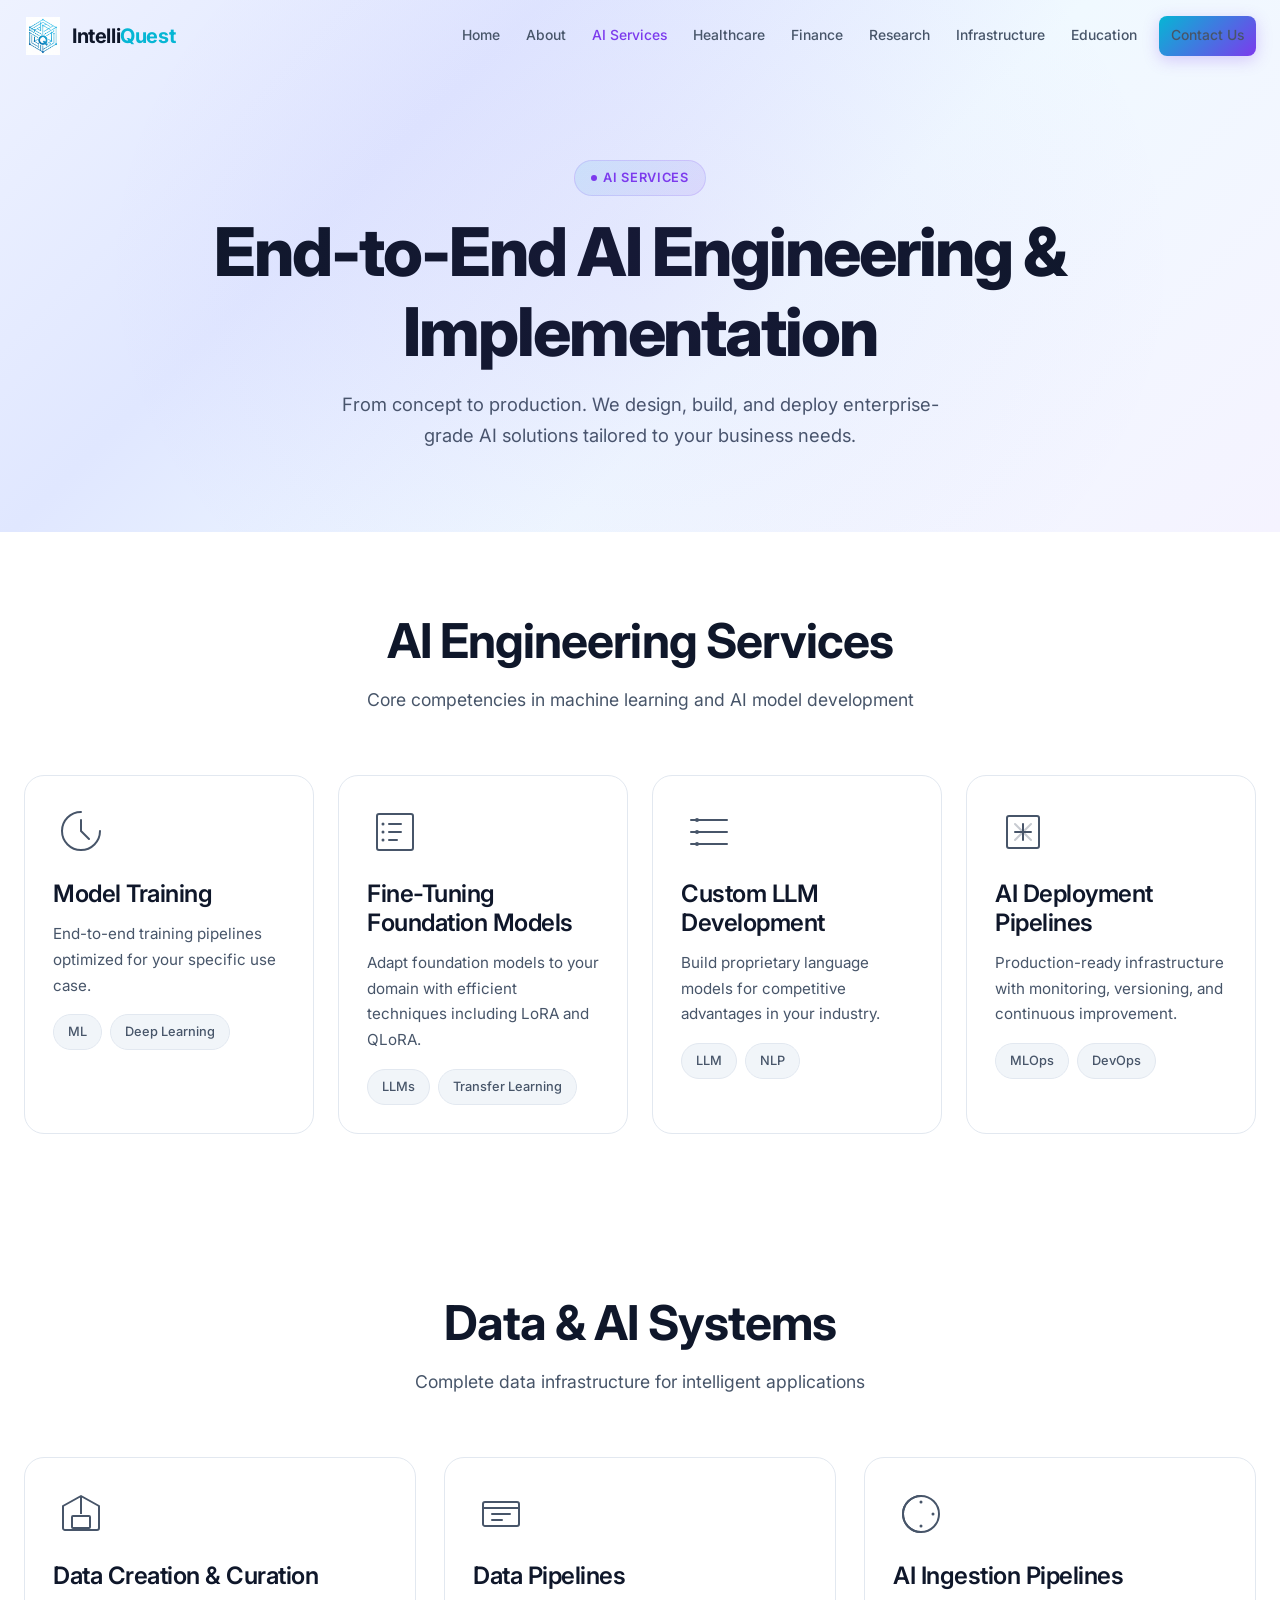
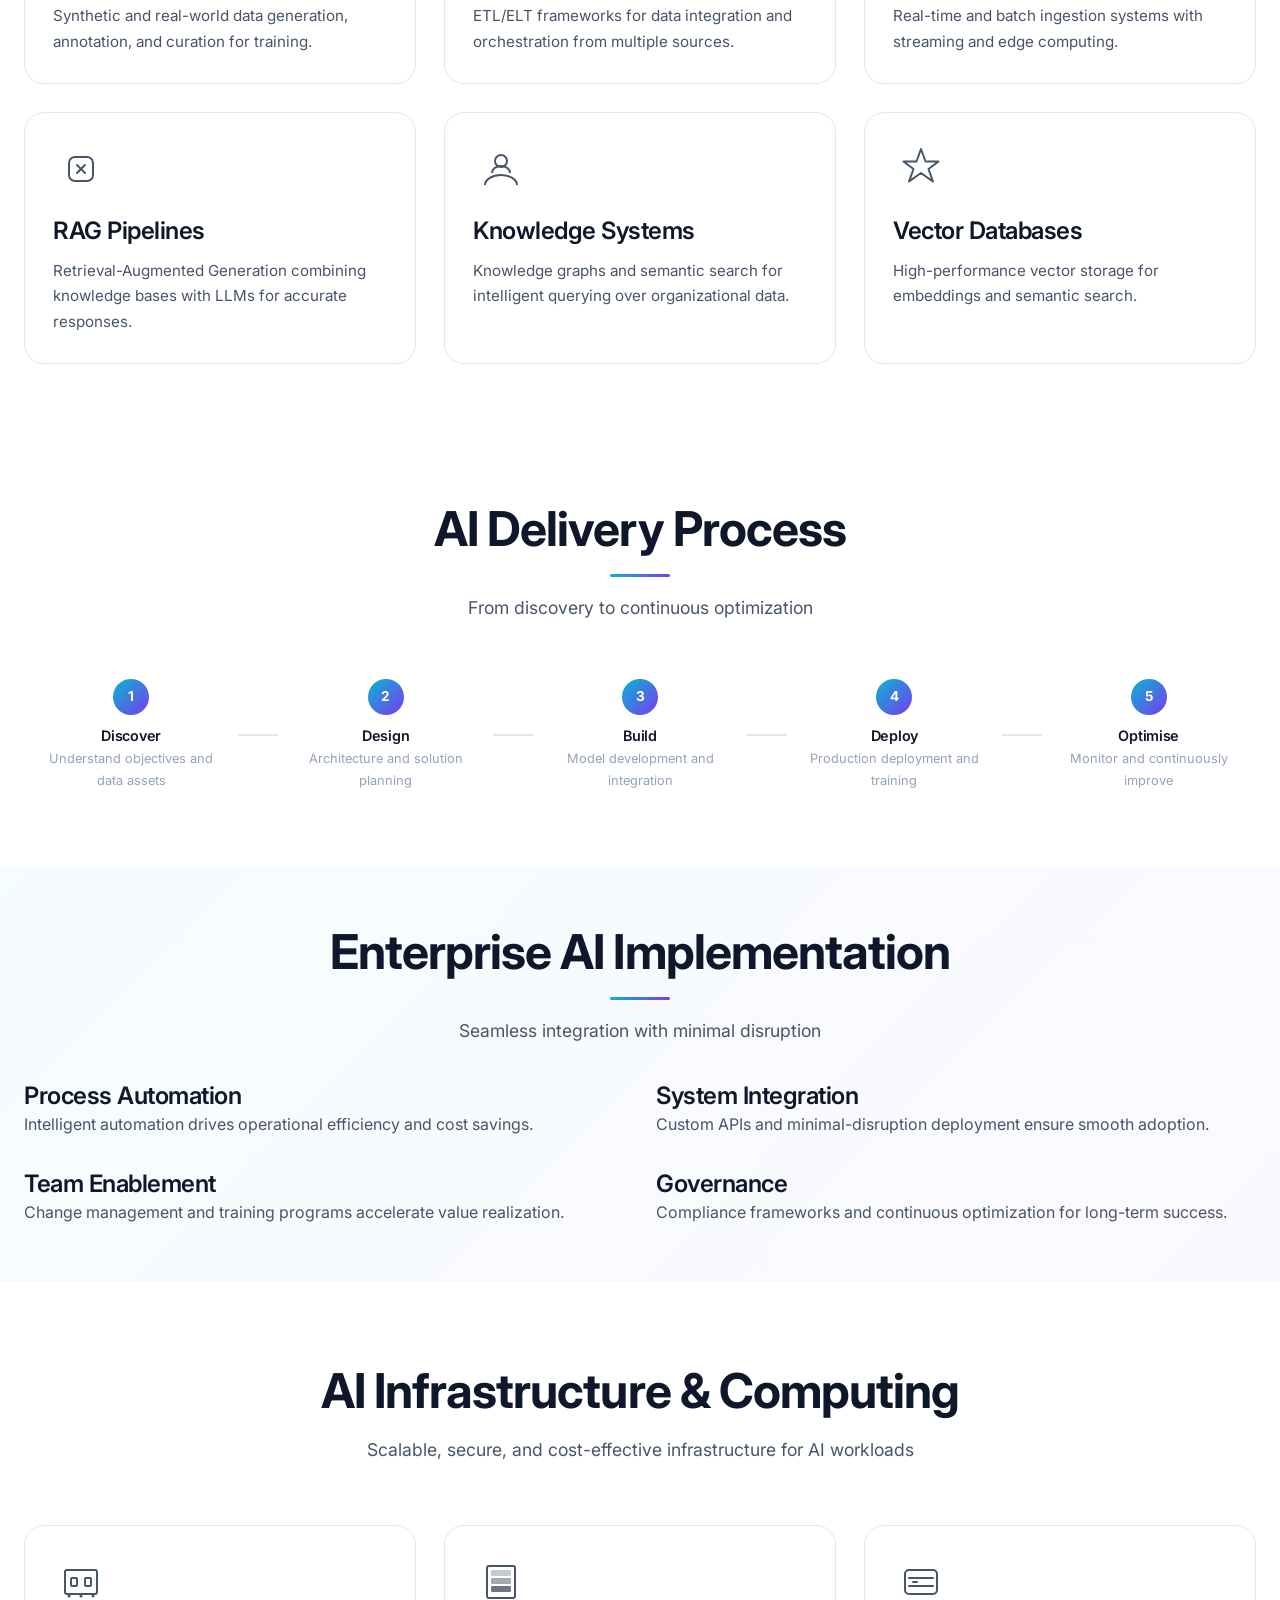
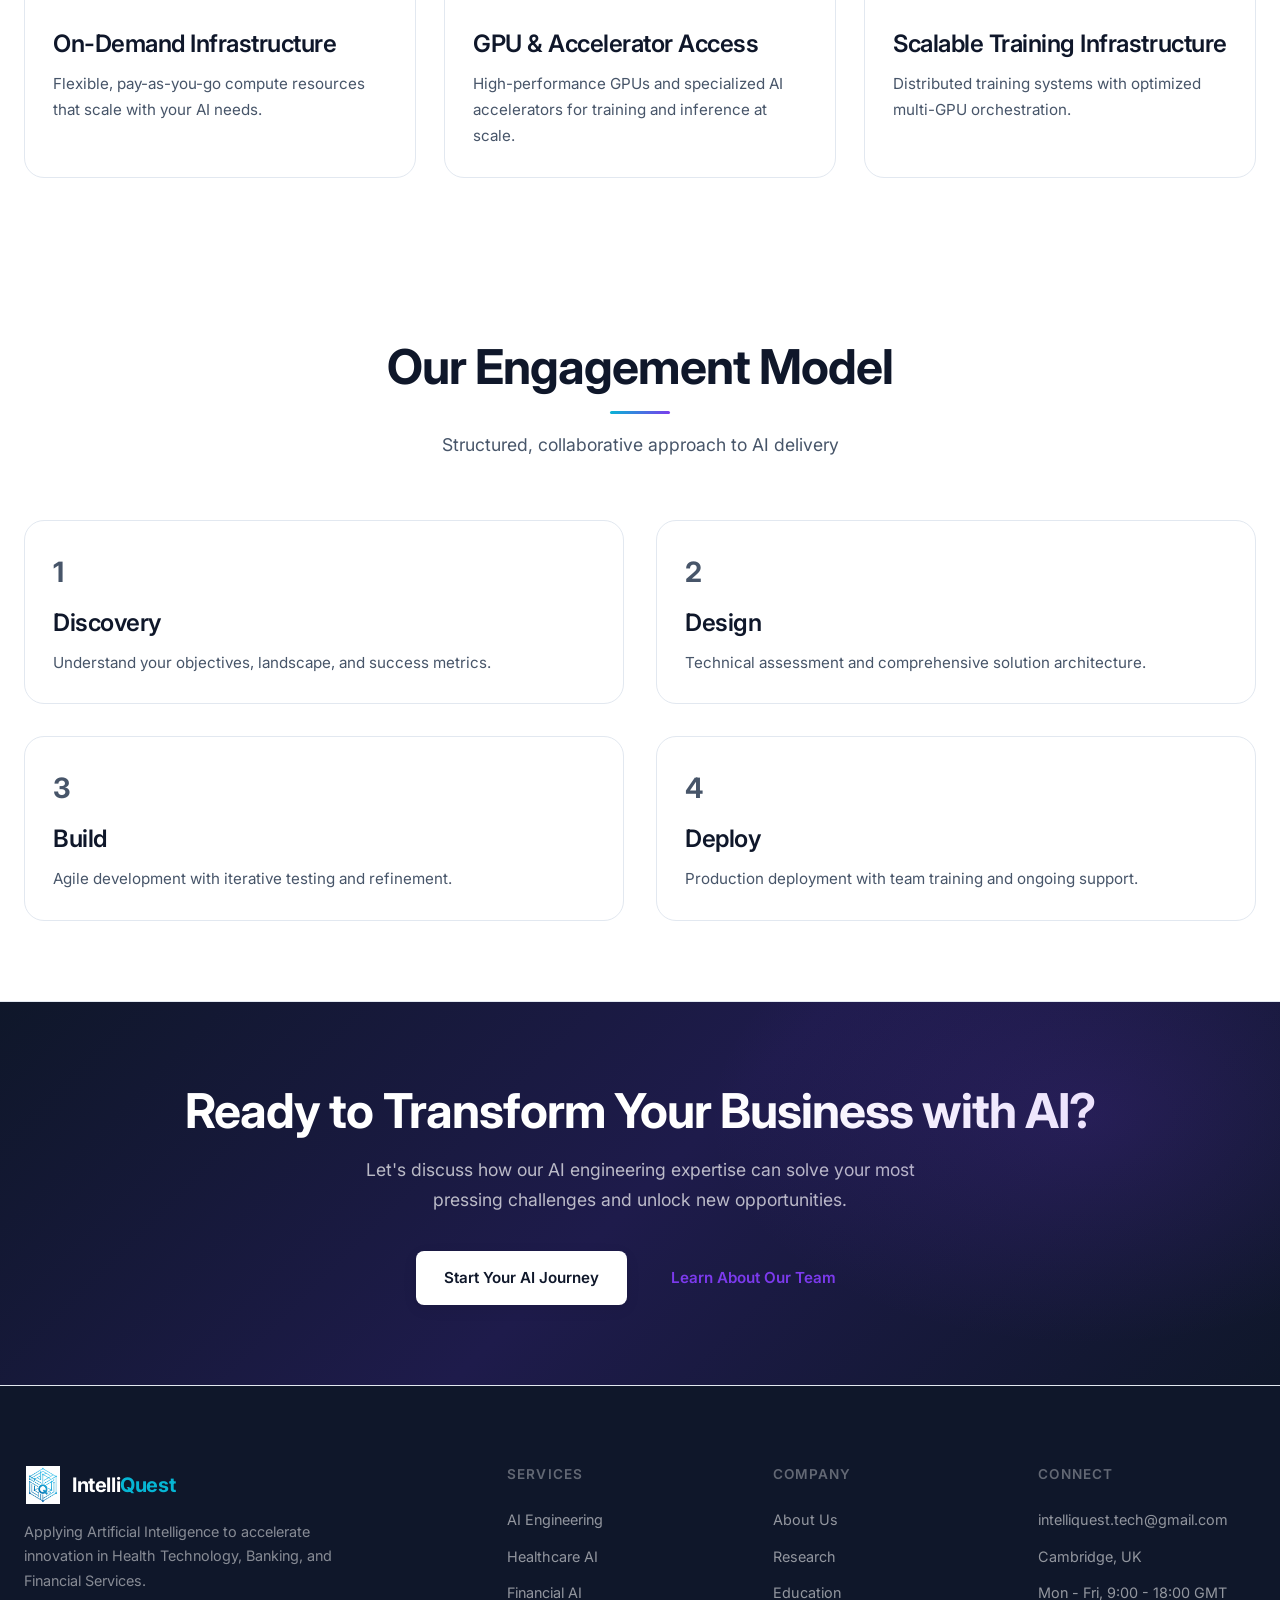
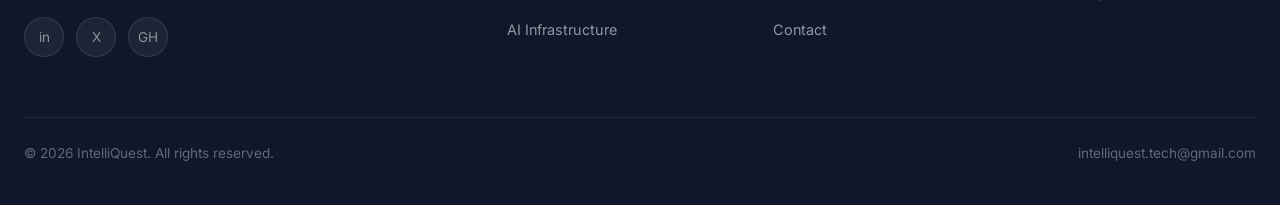
<file: services.html>
<!DOCTYPE html>
<html lang="en">
<head>
    <meta charset="UTF-8">
    <meta name="viewport" content="width=device-width, initial-scale=1.0">
    <title>AI Services - IntelliQuest</title>
    <link rel="stylesheet" href="styles.css">
</head>
<body>  <nav class="nav" id="mainNav">
    <div class="nav-inner">
      <a href="index.html" class="nav-logo">
        <img src="Logo_intelliquest..png" alt="IntelliQuest Logo">
        <span class="nav-logo-text">Intelli<span>Quest</span></span>
      </a>
      <div class="nav-links">
        <a href="index.html">Home</a>
        <a href="about.html">About</a>
        <a href="services.html" class="active">AI Services</a>
        <a href="healthcare.html">Healthcare</a>
        <a href="finance.html">Finance</a>
        <a href="research.html">Research</a>
        <a href="infrastructure.html">Infrastructure</a>
        <a href="education.html">Education</a>
        <a href="contact.html" class="btn btn-primary btn-sm nav-cta">Contact Us</a>
      </div>
      <button class="nav-mobile-toggle" onclick="openMobileMenu()" aria-label="Open menu">
        <span></span><span></span><span></span>
      </button>
    </div>
  </nav>
  <div class="nav-mobile" id="mobileMenu">
    <button class="nav-mobile-close" onclick="closeMobileMenu()">&times;</button>
    <a href="index.html" onclick="closeMobileMenu()">Home</a>
    <a href="about.html" onclick="closeMobileMenu()">About</a>
    <a href="services.html" class="active" onclick="closeMobileMenu()">AI Services</a>
    <a href="healthcare.html" onclick="closeMobileMenu()">Healthcare</a>
    <a href="finance.html" onclick="closeMobileMenu()">Finance</a>
    <a href="research.html" onclick="closeMobileMenu()">Research</a>
    <a href="infrastructure.html" onclick="closeMobileMenu()">Infrastructure</a>
    <a href="education.html" onclick="closeMobileMenu()">Education</a>
    <a href="contact.html" onclick="closeMobileMenu()">Contact</a>
  </div>

    <!-- Page Header -->
    <section class="page-header">
        <div class="container">
            <span class="label-tag">AI Services</span>
            <h1>End-to-End AI Engineering & Implementation</h1>
            <p>From concept to production. We design, build, and deploy enterprise-grade AI solutions tailored to your business needs.</p>
        </div>
    </section>

    <!-- AI Engineering Services -->
    <section class="section">
        <div class="container">
            <div class="section-header">
                <h2>AI Engineering Services</h2>
                <p>Core competencies in machine learning and AI model development</p>
            </div>
            <div class="grid-4">
                <div class="card reveal">
                    <div class="card-icon">
                        <svg width="48" height="48" viewBox="0 0 48 48" fill="none">
                            <path d="M24 4C13.5066 4 5 12.5066 5 23C5 33.4934 13.5066 42 24 42C34.4934 42 43 33.4934 43 23" stroke="currentColor" stroke-width="2" stroke-linecap="round"/>
                            <path d="M24 12V23L32 31" stroke="currentColor" stroke-width="2" stroke-linecap="round" stroke-linejoin="round"/>
                        </svg>
                    </div>
                    <h3>Model Training</h3>
                    <p>End-to-end training pipelines optimized for your specific use case.</p>
                    <div class="tag-row">
                        <span class="tag">ML</span>
                        <span class="tag">Deep Learning</span>
                    </div>
                </div>

                <div class="card reveal">
                    <div class="card-icon">
                        <svg width="48" height="48" viewBox="0 0 48 48" fill="none">
                            <rect x="6" y="6" width="36" height="36" rx="2" stroke="currentColor" stroke-width="2"/>
                            <path d="M18 16H30M18 24H30M18 32H26" stroke="currentColor" stroke-width="2" stroke-linecap="round"/>
                            <circle cx="12" cy="16" r="1.5" fill="currentColor"/>
                            <circle cx="12" cy="24" r="1.5" fill="currentColor"/>
                            <circle cx="12" cy="32" r="1.5" fill="currentColor"/>
                        </svg>
                    </div>
                    <h3>Fine-Tuning Foundation Models</h3>
                    <p>Adapt foundation models to your domain with efficient techniques including LoRA and QLoRA.</p>
                    <div class="tag-row">
                        <span class="tag">LLMs</span>
                        <span class="tag">Transfer Learning</span>
                    </div>
                </div>

                <div class="card reveal">
                    <div class="card-icon">
                        <svg width="48" height="48" viewBox="0 0 48 48" fill="none">
                            <path d="M6 12H42M6 24H42M6 36H42" stroke="currentColor" stroke-width="2" stroke-linecap="round"/>
                            <circle cx="12" cy="12" r="2" fill="currentColor"/>
                            <circle cx="12" cy="24" r="2" fill="currentColor"/>
                            <circle cx="12" cy="36" r="2" fill="currentColor"/>
                        </svg>
                    </div>
                    <h3>Custom LLM Development</h3>
                    <p>Build proprietary language models for competitive advantages in your industry.</p>
                    <div class="tag-row">
                        <span class="tag">LLM</span>
                        <span class="tag">NLP</span>
                    </div>
                </div>

                <div class="card reveal">
                    <div class="card-icon">
                        <svg width="48" height="48" viewBox="0 0 48 48" fill="none">
                            <rect x="8" y="8" width="32" height="32" rx="2" stroke="currentColor" stroke-width="2"/>
                            <path d="M24 16V32M16 24H32" stroke="currentColor" stroke-width="2" stroke-linecap="round"/>
                            <path d="M16 16L32 32M32 16L16 32" stroke="currentColor" stroke-width="2" stroke-linecap="round" stroke-linejoin="round" opacity="0.3"/>
                        </svg>
                    </div>
                    <h3>AI Deployment Pipelines</h3>
                    <p>Production-ready infrastructure with monitoring, versioning, and continuous improvement.</p>
                    <div class="tag-row">
                        <span class="tag">MLOps</span>
                        <span class="tag">DevOps</span>
                    </div>
                </div>
            </div>
        </div>
    </section>

    <!-- Data & AI Systems -->
    <section class="section">
        <div class="container">
            <div class="section-header">
                <h2>Data & AI Systems</h2>
                <p>Complete data infrastructure for intelligent applications</p>
            </div>
            <div class="grid-3">
                <div class="card reveal">
                    <div class="card-icon">
                        <svg width="48" height="48" viewBox="0 0 48 48" fill="none">
                            <path d="M6 16L24 6L42 16V38C42 39.1046 41.1046 40 40 40H8C6.89543 40 6 39.1046 6 38V16Z" stroke="currentColor" stroke-width="2" stroke-linejoin="round"/>
                            <path d="M24 6V24" stroke="currentColor" stroke-width="2" stroke-linejoin="round"/>
                            <rect x="15" y="26" width="18" height="12" rx="1" stroke="currentColor" stroke-width="2"/>
                        </svg>
                    </div>
                    <h3>Data Creation & Curation</h3>
                    <p>Synthetic and real-world data generation, annotation, and curation for training.</p>
                </div>

                <div class="card reveal">
                    <div class="card-icon">
                        <svg width="48" height="48" viewBox="0 0 48 48" fill="none">
                            <path d="M8 12H40C41.1046 12 42 12.8954 42 14V34C42 35.1046 41.1046 36 40 36H8C6.89543 36 6 35.1046 6 34V14C6 12.8954 6.89543 12 8 12Z" stroke="currentColor" stroke-width="2"/>
                            <path d="M6 18H42M15 24H33M15 30H25" stroke="currentColor" stroke-width="2" stroke-linecap="round"/>
                        </svg>
                    </div>
                    <h3>Data Pipelines</h3>
                    <p>ETL/ELT frameworks for data integration and orchestration from multiple sources.</p>
                </div>

                <div class="card reveal">
                    <div class="card-icon">
                        <svg width="48" height="48" viewBox="0 0 48 48" fill="none">
                            <circle cx="24" cy="24" r="18" stroke="currentColor" stroke-width="2"/>
                            <path d="M24 6C14.0589 6 6 14.0589 6 24C6 33.9411 14.0589 42 24 42" stroke="currentColor" stroke-width="2" stroke-linecap="round"/>
                            <circle cx="24" cy="12" r="1.5" fill="currentColor"/>
                            <circle cx="36" cy="24" r="1.5" fill="currentColor"/>
                            <circle cx="24" cy="36" r="1.5" fill="currentColor"/>
                        </svg>
                    </div>
                    <h3>AI Ingestion Pipelines</h3>
                    <p>Real-time and batch ingestion systems with streaming and edge computing.</p>
                </div>

                <div class="card reveal">
                    <div class="card-icon">
                        <svg width="48" height="48" viewBox="0 0 48 48" fill="none">
                            <path d="M12 18C12 14.6863 14.6863 12 18 12H30C33.3137 12 36 14.6863 36 18V30C36 33.3137 33.3137 36 30 36H18C14.6863 36 12 33.3137 12 30V18Z" stroke="currentColor" stroke-width="2"/>
                            <path d="M20 20L28 28M28 20L20 28" stroke="currentColor" stroke-width="2" stroke-linecap="round" stroke-linejoin="round"/>
                        </svg>
                    </div>
                    <h3>RAG Pipelines</h3>
                    <p>Retrieval-Augmented Generation combining knowledge bases with LLMs for accurate responses.</p>
                </div>

                <div class="card reveal">
                    <div class="card-icon">
                        <svg width="48" height="48" viewBox="0 0 48 48" fill="none">
                            <circle cx="24" cy="16" r="6" stroke="currentColor" stroke-width="2"/>
                            <path d="M15 28C15 24.134 19.0294 21 24 21C28.9706 21 33 24.134 33 28" stroke="currentColor" stroke-width="2"/>
                            <path d="M8 40C8 34.477 15.3726 30 24 30C32.6274 30 40 34.477 40 40" stroke="currentColor" stroke-width="2"/>
                        </svg>
                    </div>
                    <h3>Knowledge Systems</h3>
                    <p>Knowledge graphs and semantic search for intelligent querying over organizational data.</p>
                </div>

                <div class="card reveal">
                    <div class="card-icon">
                        <svg width="48" height="48" viewBox="0 0 48 48" fill="none">
                            <path d="M24 4L28.5 16.5H41.5L31.5 24L36 36.5L24 28L12 36.5L16.5 24L6.5 16.5H19.5L24 4Z" stroke="currentColor" stroke-width="2" stroke-linejoin="round"/>
                        </svg>
                    </div>
                    <h3>Vector Databases</h3>
                    <p>High-performance vector storage for embeddings and semantic search.</p>
                </div>
            </div>
        </div>
    </section>

    <!-- AI Delivery Process Flow -->
    <section class="section section-compact">
        <div class="container">
            <div class="section-header">
                <h2>AI Delivery Process</h2>
                <div class="accent-line"></div>
                <p>From discovery to continuous optimization</p>
            </div>
            <div class="process-flow reveal">
                <div class="process-flow-step">
                    <div class="process-flow-num" style="background:var(--gradient-primary);">1</div>
                    <h4>Discover</h4>
                    <p>Understand objectives and data assets</p>
                </div>
                <div class="process-flow-connector"></div>
                <div class="process-flow-step">
                    <div class="process-flow-num" style="background:var(--gradient-primary);">2</div>
                    <h4>Design</h4>
                    <p>Architecture and solution planning</p>
                </div>
                <div class="process-flow-connector"></div>
                <div class="process-flow-step">
                    <div class="process-flow-num" style="background:var(--gradient-primary);">3</div>
                    <h4>Build</h4>
                    <p>Model development and integration</p>
                </div>
                <div class="process-flow-connector"></div>
                <div class="process-flow-step">
                    <div class="process-flow-num" style="background:var(--gradient-primary);">4</div>
                    <h4>Deploy</h4>
                    <p>Production deployment and training</p>
                </div>
                <div class="process-flow-connector"></div>
                <div class="process-flow-step">
                    <div class="process-flow-num" style="background:var(--gradient-primary);">5</div>
                    <h4>Optimise</h4>
                    <p>Monitor and continuously improve</p>
                </div>
            </div>
        </div>
    </section>

    <!-- Enterprise Implementation -->
    <section class="section section-compact section-cyan-tint">
        <div class="container">
            <div class="section-header">
                <h2>Enterprise AI Implementation</h2>
                <div class="accent-line"></div>
                <p>Seamless integration with minimal disruption</p>
            </div>
            <div class="grid-2" style="gap: 2rem;">
                <div>
                    <h3>Process Automation</h3>
                    <p>Intelligent automation drives operational efficiency and cost savings.</p>
                </div>
                <div>
                    <h3>System Integration</h3>
                    <p>Custom APIs and minimal-disruption deployment ensure smooth adoption.</p>
                </div>
                <div>
                    <h3>Team Enablement</h3>
                    <p>Change management and training programs accelerate value realization.</p>
                </div>
                <div>
                    <h3>Governance</h3>
                    <p>Compliance frameworks and continuous optimization for long-term success.</p>
                </div>
            </div>
        </div>
    </section>

    <!-- AI Infrastructure -->
    <section class="section">
        <div class="container">
            <div class="section-header">
                <h2>AI Infrastructure & Computing</h2>
                <p>Scalable, secure, and cost-effective infrastructure for AI workloads</p>
            </div>
            <div class="grid-3">
                <div class="card reveal">
                    <div class="card-icon">
                        <svg width="48" height="48" viewBox="0 0 48 48" fill="none">
                            <rect x="8" y="12" width="32" height="24" rx="2" stroke="currentColor" stroke-width="2"/>
                            <rect x="14" y="20" width="6" height="8" rx="1" stroke="currentColor" stroke-width="2"/>
                            <rect x="28" y="20" width="6" height="8" rx="1" stroke="currentColor" stroke-width="2"/>
                            <circle cx="12" cy="38" r="1.5" fill="currentColor"/>
                            <circle cx="24" cy="38" r="1.5" fill="currentColor"/>
                            <circle cx="36" cy="38" r="1.5" fill="currentColor"/>
                        </svg>
                    </div>
                    <h3>On-Demand Infrastructure</h3>
                    <p>Flexible, pay-as-you-go compute resources that scale with your AI needs.</p>
                </div>

                <div class="card reveal">
                    <div class="card-icon">
                        <svg width="48" height="48" viewBox="0 0 48 48" fill="none">
                            <rect x="10" y="8" width="28" height="32" rx="2" stroke="currentColor" stroke-width="2"/>
                            <rect x="14" y="12" width="20" height="6" rx="1" fill="currentColor" opacity="0.3"/>
                            <rect x="14" y="20" width="20" height="6" rx="1" fill="currentColor" opacity="0.5"/>
                            <rect x="14" y="28" width="20" height="6" rx="1" fill="currentColor" opacity="0.8"/>
                        </svg>
                    </div>
                    <h3>GPU & Accelerator Access</h3>
                    <p>High-performance GPUs and specialized AI accelerators for training and inference at scale.</p>
                </div>

                <div class="card reveal">
                    <div class="card-icon">
                        <svg width="48" height="48" viewBox="0 0 48 48" fill="none">
                            <path d="M8 16C8 13.7909 9.79086 12 12 12H36C38.2091 12 40 13.7909 40 16V32C40 34.2091 38.2091 36 36 36H12C9.79086 36 8 34.2091 8 32V16Z" stroke="currentColor" stroke-width="2"/>
                            <path d="M12 20H36M12 28H36M16 24H20" stroke="currentColor" stroke-width="2" stroke-linecap="round"/>
                        </svg>
                    </div>
                    <h3>Scalable Training Infrastructure</h3>
                    <p>Distributed training systems with optimized multi-GPU orchestration.</p>
                </div>
            </div>
        </div>
    </section>

    <!-- Engagement Model -->
    <section class="section">
        <div class="container">
            <div class="section-header">
                <h2>Our Engagement Model</h2>
                <div class="accent-line"></div>
                <p>Structured, collaborative approach to AI delivery</p>
            </div>
            <div class="grid-2" style="gap: 2rem;">
                <div class="card reveal">
                    <div style="font-size: 28px; font-weight: 700; color: var(--primary); margin-bottom: 12px;">1</div>
                    <h3>Discovery</h3>
                    <p>Understand your objectives, landscape, and success metrics.</p>
                </div>
                <div class="card reveal">
                    <div style="font-size: 28px; font-weight: 700; color: var(--primary); margin-bottom: 12px;">2</div>
                    <h3>Design</h3>
                    <p>Technical assessment and comprehensive solution architecture.</p>
                </div>
                <div class="card reveal">
                    <div style="font-size: 28px; font-weight: 700; color: var(--primary); margin-bottom: 12px;">3</div>
                    <h3>Build</h3>
                    <p>Agile development with iterative testing and refinement.</p>
                </div>
                <div class="card reveal">
                    <div style="font-size: 28px; font-weight: 700; color: var(--primary); margin-bottom: 12px;">4</div>
                    <h3>Deploy</h3>
                    <p>Production deployment with team training and ongoing support.</p>
                </div>
            </div>
        </div>
    </section>

    <div class="divider"></div>

    <!-- CTA Section -->
    <section class="cta-section">
        <div class="container">
            <h2>Ready to Transform Your Business with AI?</h2>
            <p>Let's discuss how our AI engineering expertise can solve your most pressing challenges and unlock new opportunities.</p>
            <div style="display: flex; gap: 16px; justify-content: center; flex-wrap: wrap; margin-top: 32px;">
                <a href="contact.html" class="btn btn-white">Start Your AI Journey</a>
                <a href="about.html" class="btn btn-outline-white-white">Learn About Our Team</a>
            </div>
        </div>
    </section>

    <!-- Footer -->
      <footer class="footer">
    <div class="container">
      <div class="footer-grid">
        <div class="footer-brand">
          <a href="index.html" class="nav-logo">
            <img src="Logo_intelliquest..png" alt="IntelliQuest Logo">
            <span class="nav-logo-text">Intelli<span>Quest</span></span>
          </a>
          <p>Applying Artificial Intelligence to accelerate innovation in Health Technology, Banking, and Financial Services.</p>
          <div class="footer-socials">
            <a href="#" aria-label="LinkedIn">in</a>
            <a href="#" aria-label="Twitter">X</a>
            <a href="#" aria-label="GitHub">GH</a>
          </div>
        </div>
        <div class="footer-col">
          <h4>Services</h4>
          <a href="services.html">AI Engineering</a>
          <a href="healthcare.html">Healthcare AI</a>
          <a href="finance.html">Financial AI</a>
          <a href="infrastructure.html">AI Infrastructure</a>
        </div>
        <div class="footer-col">
          <h4>Company</h4>
          <a href="about.html">About Us</a>
          <a href="research.html">Research</a>
          <a href="education.html">Education</a>
          <a href="contact.html">Contact</a>
        </div>
        <div class="footer-col">
          <h4>Connect</h4>
          <a href="mailto:intelliquest.tech@gmail.com">intelliquest.tech@gmail.com</a>
          <a href="#">Cambridge, UK</a>
          <a href="#">Mon - Fri, 9:00 - 18:00 GMT</a>
        </div>
      </div>
      <div class="footer-bottom">
        <span>&copy; 2026 IntelliQuest. All rights reserved.</span>
        <a href="mailto:intelliquest.tech@gmail.com">intelliquest.tech@gmail.com</a>
      </div>
    </div>
  </footer>

    <script src="main.js"></script>
</body>
</html>
</file>
<file: styles.css>
/* ============================================
   IntelliQuest — Premium AI Consulting Website
   LIGHT + COLORFUL Design System
   ============================================ */

@import url('https://fonts.googleapis.com/css2?family=Inter:wght@300;400;500;600;700;800;900&family=JetBrains+Mono:wght@400;500&display=swap');

:root {
  /* Light backgrounds */
  --bg-white: #ffffff;
  --bg-light: #f8fafc;
  --bg-soft: #f1f5f9;
  --bg-muted: #e8edf4;

  /* Dark section backgrounds (used sparingly for contrast) */
  --bg-dark: #0f172a;
  --bg-dark-mid: #1e293b;

  /* Accent colors — vivid */
  --cyan: #06b6d4;
  --cyan-bright: #22d3ee;
  --purple: #7c3aed;
  --purple-light: #a78bfa;
  --magenta: #ec4899;
  --emerald: #10b981;
  --emerald-bright: #34d399;
  --amber: #f59e0b;
  --blue: #3b82f6;
  --indigo: #6366f1;
  --rose: #f43f5e;

  /* Gradients */
  --gradient-primary: linear-gradient(135deg, #06b6d4, #7c3aed);
  --gradient-hero: linear-gradient(135deg, #eef2ff 0%, #e0e7ff 30%, #f0f9ff 60%, #f5f3ff 100%);
  --gradient-cyan-purple: linear-gradient(90deg, #06b6d4, #7c3aed);
  --gradient-emerald-cyan: linear-gradient(90deg, #10b981, #06b6d4);
  --gradient-magenta-purple: linear-gradient(90deg, #ec4899, #7c3aed);
  --gradient-amber-magenta: linear-gradient(90deg, #f59e0b, #ec4899);
  --gradient-blue-indigo: linear-gradient(135deg, #3b82f6, #6366f1);
  --gradient-mesh-1: linear-gradient(135deg, rgba(6,182,212,0.05), rgba(124,58,237,0.05), rgba(236,72,153,0.03));
  --gradient-mesh-2: linear-gradient(135deg, rgba(16,185,129,0.06), rgba(6,182,212,0.04), rgba(99,102,241,0.03));

  /* Text */
  --text-primary: #0f172a;
  --text-secondary: #475569;
  --text-tertiary: #94a3b8;
  --text-white: #ffffff;

  /* Borders */
  --border: #e2e8f0;
  --border-light: #f1f5f9;
  --border-accent: rgba(6, 182, 212, 0.3);

  /* Spacing */
  --section-pad: clamp(48px, 7vw, 80px);
  --container-max: 1280px;

  /* Radius */
  --radius-sm: 8px;
  --radius-md: 12px;
  --radius-lg: 20px;
  --radius-xl: 28px;

  /* Shadows */
  --shadow-sm: 0 1px 3px rgba(0,0,0,0.06), 0 1px 2px rgba(0,0,0,0.04);
  --shadow-md: 0 4px 16px rgba(0,0,0,0.06), 0 2px 4px rgba(0,0,0,0.04);
  --shadow-lg: 0 10px 40px rgba(0,0,0,0.08), 0 4px 12px rgba(0,0,0,0.04);
  --shadow-xl: 0 20px 60px rgba(0,0,0,0.1);
  --shadow-color: 0 8px 30px rgba(6,182,212,0.12);

  /* Transitions */
  --ease-out: cubic-bezier(0.16, 1, 0.3, 1);
  --transition-fast: 0.2s cubic-bezier(0.16, 1, 0.3, 1);
  --transition-base: 0.4s cubic-bezier(0.16, 1, 0.3, 1);
}

/* ---------- Reset ---------- */
*, *::before, *::after { box-sizing: border-box; margin: 0; padding: 0; }
html { scroll-behavior: smooth; -webkit-font-smoothing: antialiased; }
body {
  font-family: 'Inter', -apple-system, BlinkMacSystemFont, 'Segoe UI', sans-serif;
  background: var(--bg-white);
  color: var(--text-secondary);
  line-height: 1.7;
  font-size: 16px;
  overflow-x: hidden;
}
img { max-width: 100%; height: auto; display: block; }
a { color: var(--purple); text-decoration: none; transition: color var(--transition-fast); }
a:hover { color: var(--cyan); }
::selection { background: rgba(124, 58, 237, 0.15); color: var(--text-primary); }

/* ---------- Typography ---------- */
h1, h2, h3, h4, h5, h6 {
  color: var(--text-primary);
  font-weight: 700;
  line-height: 1.2;
  letter-spacing: -0.02em;
}
h1 { font-size: clamp(2.5rem, 5.5vw, 4.2rem); font-weight: 800; letter-spacing: -0.03em; }
h2 { font-size: clamp(2rem, 4vw, 3rem); }
h3 { font-size: clamp(1.25rem, 2vw, 1.5rem); font-weight: 600; }
h4 { font-size: 1.1rem; font-weight: 600; }

.text-gradient {
  background: var(--gradient-primary);
  -webkit-background-clip: text;
  -webkit-text-fill-color: transparent;
  background-clip: text;
}
.text-gradient-emerald {
  background: var(--gradient-emerald-cyan);
  -webkit-background-clip: text;
  -webkit-text-fill-color: transparent;
  background-clip: text;
}
.text-gradient-magenta {
  background: var(--gradient-magenta-purple);
  -webkit-background-clip: text;
  -webkit-text-fill-color: transparent;
  background-clip: text;
}
.text-gradient-amber {
  background: var(--gradient-amber-magenta);
  -webkit-background-clip: text;
  -webkit-text-fill-color: transparent;
  background-clip: text;
}

.label-tag {
  display: inline-flex;
  align-items: center;
  gap: 6px;
  padding: 6px 16px;
  border-radius: 100px;
  font-size: 0.8rem;
  font-weight: 600;
  letter-spacing: 0.05em;
  text-transform: uppercase;
  background: linear-gradient(135deg, rgba(6,182,212,0.1), rgba(124,58,237,0.1));
  color: var(--purple);
  border: 1px solid rgba(124, 58, 237, 0.15);
}
.label-tag::before {
  content: '';
  width: 6px; height: 6px;
  border-radius: 50%;
  background: var(--purple);
  animation: pulse-dot 2s ease-in-out infinite;
}
@keyframes pulse-dot {
  0%, 100% { opacity: 1; }
  50% { opacity: 0.3; }
}

/* ---------- Layout ---------- */
.container {
  max-width: var(--container-max);
  margin: 0 auto;
  padding: 0 24px;
}
.section {
  padding: var(--section-pad) 0;
  position: relative;
}
.section-header {
  text-align: center;
  max-width: 720px;
  margin: 0 auto 60px;
}
.section-header p { margin-top: 16px; font-size: 1.1rem; color: var(--text-secondary); }

.grid-2 { display: grid; grid-template-columns: repeat(2, 1fr); gap: 32px; }
.grid-3 { display: grid; grid-template-columns: repeat(3, 1fr); gap: 28px; }
.grid-4 { display: grid; grid-template-columns: repeat(4, 1fr); gap: 24px; }

/* ---------- Navigation ---------- */
.nav {
  position: fixed;
  top: 0; left: 0; width: 100%;
  z-index: 1000;
  padding: 16px 0;
  transition: all var(--transition-base);
  background: transparent;
}
.nav.scrolled {
  background: rgba(255, 255, 255, 0.92);
  backdrop-filter: blur(20px);
  border-bottom: 1px solid var(--border);
  padding: 10px 0;
  box-shadow: var(--shadow-sm);
}
.nav-inner {
  display: flex;
  align-items: center;
  justify-content: space-between;
  max-width: var(--container-max);
  margin: 0 auto;
  padding: 0 24px;
}
.nav-logo {
  display: flex;
  align-items: center;
  gap: 10px;
  text-decoration: none;
}
.nav-logo img { width: 38px; height: 38px; object-fit: contain; }
.nav-logo-text {
  font-size: 1.25rem; font-weight: 700;
  color: var(--text-primary);
  letter-spacing: -0.02em;
}
.nav-logo-text span { color: var(--cyan); }

/* On light hero, nav text uses dark colors */
.nav:not(.scrolled) .nav-logo-text { color: var(--text-primary); }
.nav:not(.scrolled) .nav-links a { color: var(--text-secondary); }
.nav:not(.scrolled) .nav-links a:hover { color: var(--text-primary); background: rgba(99,102,241,0.06); }
.nav:not(.scrolled) .nav-links a.active { color: var(--purple); }
.nav:not(.scrolled) .nav-mobile-toggle span { background: var(--text-primary); }

.nav-links {
  display: flex;
  align-items: center;
  gap: 2px;
}
.nav-links a {
  padding: 8px 12px;
  font-size: 0.87rem;
  font-weight: 500;
  color: var(--text-secondary);
  border-radius: var(--radius-sm);
  transition: all var(--transition-fast);
}
.nav-links a:hover {
  color: var(--text-primary);
  background: var(--bg-soft);
}
.nav-links a.active { color: var(--purple); }

.nav-cta { margin-left: 8px; }

.nav-mobile-toggle {
  display: none;
  flex-direction: column;
  gap: 5px;
  background: none;
  border: none;
  cursor: pointer;
  padding: 8px;
}
.nav-mobile-toggle span {
  width: 24px; height: 2px;
  background: var(--text-primary);
  border-radius: 2px;
  transition: all var(--transition-fast);
}

.nav-mobile {
  display: none;
  position: fixed;
  top: 0; left: 0;
  width: 100%; height: 100vh;
  background: rgba(255, 255, 255, 0.98);
  backdrop-filter: blur(20px);
  z-index: 999;
  flex-direction: column;
  align-items: center;
  justify-content: center;
  gap: 16px;
}
.nav-mobile.open { display: flex; }
.nav-mobile a {
  font-size: 1.3rem;
  color: var(--text-secondary);
  padding: 12px 24px;
  font-weight: 500;
}
.nav-mobile a:hover, .nav-mobile a.active { color: var(--purple); }
.nav-mobile-close {
  position: absolute;
  top: 24px; right: 24px;
  background: none; border: none;
  color: var(--text-primary);
  font-size: 2rem;
  cursor: pointer;
  padding: 8px;
  line-height: 1;
}

/* ---------- Buttons ---------- */
.btn {
  display: inline-flex;
  align-items: center;
  gap: 8px;
  padding: 14px 28px;
  font-size: 0.95rem;
  font-weight: 600;
  border-radius: var(--radius-sm);
  border: none;
  cursor: pointer;
  transition: all var(--transition-fast);
  text-decoration: none;
  white-space: nowrap;
}
.btn-primary {
  background: var(--gradient-primary);
  color: #fff;
  box-shadow: 0 4px 16px rgba(124, 58, 237, 0.25);
}
.btn-primary:hover {
  transform: translateY(-2px);
  box-shadow: 0 8px 30px rgba(124, 58, 237, 0.35);
  color: #fff;
}
.btn-secondary {
  background: var(--bg-soft);
  color: var(--text-primary);
  border: 1px solid var(--border);
}
.btn-secondary:hover {
  background: var(--bg-muted);
  border-color: #cbd5e1;
  color: var(--text-primary);
}
.btn-outline {
  background: transparent;
  color: var(--text-primary);
  border: 1px solid var(--border);
}
.btn-outline:hover {
  border-color: var(--purple);
  color: var(--purple);
  background: rgba(124, 58, 237, 0.04);
}
/* White variants for dark sections */
.btn-white {
  background: #fff;
  color: var(--text-primary);
  box-shadow: var(--shadow-md);
}
.btn-white:hover {
  transform: translateY(-2px);
  box-shadow: var(--shadow-lg);
  color: var(--text-primary);
}
.btn-outline-white {
  background: transparent;
  color: #fff;
  border: 1px solid rgba(255,255,255,0.3);
}
.btn-outline-white:hover {
  background: rgba(255,255,255,0.1);
  border-color: rgba(255,255,255,0.5);
  color: #fff;
}
.btn-sm { padding: 10px 20px; font-size: 0.85rem; }
.btn-lg { padding: 18px 36px; font-size: 1.05rem; }

/* ---------- HERO (light section) ---------- */
.hero {
  position: relative;
  min-height: 100vh;
  display: flex;
  align-items: center;
  padding: 120px 0 80px;
  background: var(--gradient-hero);
  overflow: hidden;
  color: var(--text-secondary);
}
.hero::before {
  content: '';
  position: absolute;
  top: -30%; right: -15%;
  width: 70%; height: 120%;
  background: radial-gradient(ellipse, rgba(124,58,237,0.08) 0%, transparent 70%);
  pointer-events: none;
}
.hero::after {
  content: '';
  position: absolute;
  bottom: -20%; left: -10%;
  width: 50%; height: 80%;
  background: radial-gradient(ellipse, rgba(6,182,212,0.06) 0%, transparent 70%);
  pointer-events: none;
}
.hero h1, .hero h2, .hero h3, .hero h4 { color: var(--text-primary); }
.hero p { color: var(--text-secondary); }

.hero-grid {
  display: grid;
  grid-template-columns: 1fr 1fr;
  gap: 60px;
  align-items: center;
  position: relative;
  z-index: 2;
}
.hero-content { max-width: 620px; }
.hero-content h1 { margin: 24px 0; }
.hero-content > p { font-size: 1.15rem; margin-bottom: 36px; max-width: 520px; }
.hero-buttons { display: flex; gap: 16px; flex-wrap: wrap; }
.hero-stats {
  display: flex; gap: 40px;
  margin-top: 60px;
  padding-top: 40px;
  border-top: 1px solid var(--border);
}
.hero-stat h3 {
  font-size: 2rem;
  background: var(--gradient-primary);
  -webkit-background-clip: text;
  -webkit-text-fill-color: transparent;
  background-clip: text;
}
.hero-stat p { font-size: 0.85rem; margin: 4px 0 0; color: var(--text-tertiary); }

/* Hero Visual */
.hero-visual {
  position: relative;
  display: flex;
  justify-content: center;
  align-items: center;
}
.hero-orb {
  width: 420px; height: 420px;
  border-radius: 50%;
  position: relative;
  background: radial-gradient(circle at 30% 30%, rgba(6,182,212,0.12), rgba(124,58,237,0.1), transparent);
  animation: float-orb 6s ease-in-out infinite;
}
.hero-orb::before {
  content: '';
  position: absolute; inset: 20px;
  border-radius: 50%;
  border: 1px solid rgba(6,182,212,0.2);
  animation: rotate-ring 20s linear infinite;
}
.hero-orb::after {
  content: '';
  position: absolute; inset: 60px;
  border-radius: 50%;
  border: 1px solid rgba(124,58,237,0.2);
  animation: rotate-ring 15s linear infinite reverse;
}
@keyframes float-orb {
  0%, 100% { transform: translateY(0); }
  50% { transform: translateY(-20px); }
}
@keyframes rotate-ring {
  from { transform: rotate(0deg); }
  to { transform: rotate(360deg); }
}

.hero-float-card {
  position: absolute;
  background: rgba(255, 255, 255, 0.85);
  backdrop-filter: blur(12px);
  border: 1px solid var(--border);
  border-radius: var(--radius-md);
  padding: 16px 20px;
  font-size: 0.85rem;
  color: var(--text-secondary);
  white-space: nowrap;
  animation: float-card 5s ease-in-out infinite;
  box-shadow: var(--shadow-md);
}
.hero-float-card .card-value {
  font-size: 1.4rem;
  font-weight: 700;
  color: var(--text-primary);
  display: block;
}
.hero-float-card:nth-child(2) { top: 5%; right: 0; animation-delay: 0s; }
.hero-float-card:nth-child(3) { bottom: 15%; right: -10px; animation-delay: 1.5s; }
.hero-float-card:nth-child(4) { top: 45%; left: -30px; animation-delay: 3s; }
@keyframes float-card {
  0%, 100% { transform: translateY(0); }
  50% { transform: translateY(-10px); }
}

/* ---------- Cards (Light) ---------- */
.card {
  background: var(--bg-white);
  border: 1px solid var(--border);
  border-radius: var(--radius-lg);
  padding: 28px;
  transition: all var(--transition-base);
  position: relative;
  overflow: hidden;
}
.card:hover {
  border-color: #cbd5e1;
  transform: translateY(-4px);
  box-shadow: var(--shadow-lg);
}
.card-icon {
  width: 56px; height: 56px;
  border-radius: var(--radius-md);
  display: flex;
  align-items: center;
  justify-content: center;
  margin-bottom: 20px;
  font-size: 1.5rem;
}
.card-icon.cyan { background: rgba(6, 182, 212, 0.1); color: var(--cyan); }
.card-icon.purple { background: rgba(124, 58, 237, 0.1); color: var(--purple); }
.card-icon.emerald { background: rgba(16, 185, 129, 0.1); color: var(--emerald); }
.card-icon.magenta { background: rgba(236, 72, 153, 0.1); color: var(--magenta); }
.card-icon.amber { background: rgba(245, 158, 11, 0.1); color: var(--amber); }
.card-icon.blue { background: rgba(59, 130, 246, 0.1); color: var(--blue); }

.card h3 { margin-bottom: 12px; }
.card p { font-size: 0.95rem; line-height: 1.7; color: var(--text-secondary); }

/* Colored top-border cards */
.card-top-cyan { border-top: 3px solid var(--cyan); }
.card-top-purple { border-top: 3px solid var(--purple); }
.card-top-emerald { border-top: 3px solid var(--emerald); }
.card-top-magenta { border-top: 3px solid var(--magenta); }
.card-top-amber { border-top: 3px solid var(--amber); }
.card-top-blue { border-top: 3px solid var(--blue); }

/* ---------- Section Variants ---------- */
.section-light { background: var(--bg-light); }
.section-white { background: var(--bg-white); }
.section-soft { background: var(--bg-soft); }
.section-mesh-1 { background: var(--gradient-mesh-1); }
.section-mesh-2 { background: var(--gradient-mesh-2); }

/* Dark sections (hero, CTA, feature banners) */
.section-dark {
  background: var(--bg-dark);
  color: rgba(255,255,255,0.75);
}
.section-dark h1, .section-dark h2, .section-dark h3, .section-dark h4 { color: #fff; }
.section-dark p { color: rgba(255,255,255,0.7); }
.section-dark .card {
  background: rgba(255,255,255,0.05);
  border-color: rgba(255,255,255,0.08);
}
.section-dark .card:hover {
  border-color: rgba(255,255,255,0.15);
  box-shadow: 0 10px 40px rgba(0,0,0,0.3);
}
.section-dark .card p { color: rgba(255,255,255,0.65); }
.section-dark .label-tag {
  background: rgba(6,182,212,0.1);
  color: var(--cyan-bright);
  border-color: rgba(6,182,212,0.2);
}
.section-dark .label-tag::before { background: var(--cyan-bright); }

.section-gradient-dark {
  background: linear-gradient(135deg, #1e293b, #312e81, #1e293b);
  color: rgba(255,255,255,0.75);
}
.section-gradient-dark h1, .section-gradient-dark h2, .section-gradient-dark h3, .section-gradient-dark h4 { color: #fff; }
.section-gradient-dark p { color: rgba(255,255,255,0.7); }

/* Colorful section backgrounds */
.section-cyan-tint { background: linear-gradient(135deg, rgba(6,182,212,0.04), rgba(124,58,237,0.03)); }
.section-emerald-tint { background: linear-gradient(135deg, rgba(16,185,129,0.05), rgba(6,182,212,0.03)); }
.section-amber-tint { background: linear-gradient(135deg, rgba(245,158,11,0.04), rgba(236,72,153,0.03)); }
.section-purple-tint { background: linear-gradient(135deg, rgba(124,58,237,0.04), rgba(236,72,153,0.03)); }

/* ---------- Stats ---------- */
.stats-grid {
  display: grid;
  grid-template-columns: repeat(4, 1fr);
  gap: 24px;
}
.stat-card {
  text-align: center;
  padding: 40px 24px;
  border-radius: var(--radius-lg);
  background: var(--bg-white);
  border: 1px solid var(--border);
  transition: all var(--transition-base);
}
.stat-card:hover {
  transform: translateY(-4px);
  box-shadow: var(--shadow-lg);
}
.stat-value {
  font-size: clamp(2rem, 3.5vw, 3rem);
  font-weight: 800;
  background: var(--gradient-primary);
  -webkit-background-clip: text;
  -webkit-text-fill-color: transparent;
  background-clip: text;
  line-height: 1;
}
.stat-label { margin-top: 8px; font-size: 0.9rem; color: var(--text-tertiary); }

/* ---------- Pipeline ---------- */
.pipeline {
  display: flex;
  align-items: center;
  justify-content: center;
  gap: 0;
  flex-wrap: wrap;
  padding: 40px 0;
}
.pipeline-step {
  display: flex;
  flex-direction: column;
  align-items: center;
  text-align: center;
  padding: 24px;
  min-width: 140px;
}
.pipeline-step-icon {
  width: 72px; height: 72px;
  border-radius: 50%;
  display: flex;
  align-items: center;
  justify-content: center;
  margin-bottom: 16px;
  font-size: 1.6rem;
  border: 2px solid var(--border);
  background: var(--bg-white);
  box-shadow: var(--shadow-sm);
  transition: all var(--transition-base);
}
.pipeline-step:hover .pipeline-step-icon {
  border-color: var(--cyan);
  box-shadow: var(--shadow-color);
  transform: scale(1.08);
}
.pipeline-step h4 { font-size: 0.9rem; margin-bottom: 4px; color: var(--text-primary); }
.pipeline-step p { font-size: 0.78rem; color: var(--text-tertiary); }
.pipeline-arrow {
  width: 48px; height: 3px;
  background: var(--gradient-primary);
  position: relative;
  flex-shrink: 0;
  border-radius: 2px;
}
.pipeline-arrow::after {
  content: '';
  position: absolute;
  right: -5px; top: -4px;
  width: 11px; height: 11px;
  border-right: 3px solid var(--purple);
  border-top: 3px solid var(--purple);
  transform: rotate(45deg);
}

/* ---------- Feature Row ---------- */
.feature-row {
  display: grid;
  grid-template-columns: 1fr 1fr;
  gap: 48px;
  align-items: center;
}
.feature-row.reverse { direction: rtl; }
.feature-row.reverse > * { direction: ltr; }
.feature-visual {
  border-radius: var(--radius-lg);
  overflow: hidden;
  aspect-ratio: 4/3;
  display: flex;
  align-items: center;
  justify-content: center;
  position: relative;
  border: 1px solid var(--border);
}
.feature-visual img {
  width: 100%;
  height: 100%;
  object-fit: cover;
  position: absolute;
  inset: 0;
}
.feature-visual-overlay {
  position: absolute;
  inset: 0;
  z-index: 1;
}

/* Image cards for section visuals */
.img-card {
  border-radius: var(--radius-lg);
  overflow: hidden;
  position: relative;
  border: 1px solid var(--border);
  box-shadow: var(--shadow-md);
}
.img-card img {
  width: 100%;
  height: 100%;
  object-fit: cover;
  display: block;
}
.hero-image {
  border-radius: var(--radius-xl);
  overflow: hidden;
  box-shadow: var(--shadow-xl);
  border: 1px solid var(--border);
}
.hero-image img {
  width: 100%;
  height: 100%;
  object-fit: cover;
  display: block;
}

/* ---------- Divider ---------- */
.divider {
  height: 1px;
  background: var(--border);
  border: none;
  margin: 0 auto;
  max-width: var(--container-max);
}

/* ---------- CTA Section ---------- */
.cta-section {
  padding: var(--section-pad) 0;
  text-align: center;
  position: relative;
  overflow: hidden;
  background: linear-gradient(135deg, #0f172a, #1e1b4b, #0f172a);
  color: rgba(255,255,255,0.8);
}
.cta-section::before {
  content: '';
  position: absolute;
  top: -30%; right: -15%;
  width: 60%; height: 120%;
  background: radial-gradient(ellipse, rgba(124,58,237,0.15) 0%, transparent 70%);
  pointer-events: none;
}
.cta-section h2 { margin-bottom: 16px; color: #fff; }
.cta-section > .container > p {
  margin-bottom: 36px;
  font-size: 1.1rem;
  max-width: 600px;
  margin-left: auto;
  margin-right: auto;
  color: rgba(255,255,255,0.7);
}
.cta-buttons { display: flex; gap: 16px; justify-content: center; flex-wrap: wrap; }

/* ---------- Footer ---------- */
.footer {
  padding: 80px 0 40px;
  border-top: 1px solid var(--border);
  background: var(--bg-dark);
  color: rgba(255,255,255,0.6);
}
.footer h4 { color: rgba(255,255,255,0.4); }
.footer-grid {
  display: grid;
  grid-template-columns: 2fr 1fr 1fr 1fr;
  gap: 48px;
}
.footer-brand .nav-logo-text { color: #fff; }
.footer-brand p { margin: 16px 0 24px; font-size: 0.9rem; max-width: 320px; color: rgba(255,255,255,0.5); }
.footer-socials { display: flex; gap: 12px; }
.footer-socials a {
  width: 40px; height: 40px;
  border-radius: 50%;
  display: flex;
  align-items: center;
  justify-content: center;
  background: rgba(255, 255, 255, 0.06);
  border: 1px solid rgba(255,255,255,0.1);
  color: rgba(255,255,255,0.5);
  font-size: 0.85rem;
  transition: all var(--transition-fast);
}
.footer-socials a:hover {
  background: rgba(6,182,212,0.1);
  border-color: rgba(6,182,212,0.3);
  color: var(--cyan-bright);
}
.footer-col h4 {
  font-size: 0.85rem;
  text-transform: uppercase;
  letter-spacing: 0.08em;
  color: rgba(255,255,255,0.35);
  margin-bottom: 20px;
}
.footer-col a {
  display: block;
  color: rgba(255,255,255,0.55);
  font-size: 0.9rem;
  padding: 6px 0;
}
.footer-col a:hover { color: #fff; }
.footer-bottom {
  margin-top: 60px;
  padding-top: 24px;
  border-top: 1px solid rgba(255,255,255,0.08);
  display: flex;
  justify-content: space-between;
  align-items: center;
  font-size: 0.85rem;
  color: rgba(255,255,255,0.35);
  flex-wrap: wrap;
  gap: 16px;
}
.footer-bottom a { color: rgba(255,255,255,0.35); }
.footer-bottom a:hover { color: var(--cyan-bright); }

/* ---------- Page Header (light banner for inner pages) ---------- */
.page-header {
  padding: 160px 0 80px;
  text-align: center;
  position: relative;
  overflow: hidden;
  background: var(--gradient-hero);
  color: var(--text-secondary);
}
.page-header::before {
  content: '';
  position: absolute;
  top: -50%; left: 50%;
  transform: translateX(-50%);
  width: 100%; height: 200%;
  background: radial-gradient(ellipse at center, rgba(124,58,237,0.06) 0%, transparent 60%);
  pointer-events: none;
}
.page-header h1 { margin: 16px 0; color: var(--text-primary); }
.page-header > .container > p {
  font-size: 1.15rem;
  max-width: 640px;
  margin: 0 auto;
  color: var(--text-secondary);
}
.page-header .label-tag {
  background: linear-gradient(135deg, rgba(6,182,212,0.1), rgba(124,58,237,0.1));
  color: var(--purple);
  border-color: rgba(124,58,237,0.15);
}
.page-header .label-tag::before { background: var(--purple); }

/* ---------- Contact Form ---------- */
.contact-grid {
  display: grid;
  grid-template-columns: 1fr 1fr;
  gap: 48px;
}
.form-group { margin-bottom: 20px; }
.form-group label {
  display: block;
  font-size: 0.85rem;
  font-weight: 600;
  color: var(--text-secondary);
  margin-bottom: 8px;
}
.form-group input,
.form-group select,
.form-group textarea {
  width: 100%;
  padding: 14px 18px;
  background: var(--bg-light);
  border: 1px solid var(--border);
  border-radius: var(--radius-sm);
  color: var(--text-primary);
  font-family: inherit;
  font-size: 0.95rem;
  transition: all var(--transition-fast);
}
.form-group input:focus,
.form-group select:focus,
.form-group textarea:focus {
  outline: none;
  border-color: var(--purple);
  box-shadow: 0 0 0 3px rgba(124,58,237,0.1);
  background: var(--bg-white);
}
.form-group textarea { min-height: 140px; resize: vertical; }
.form-group select option { background: var(--bg-white); }

/* ---------- Grid Background ---------- */
.grid-bg {
  position: absolute; inset: 0;
  overflow: hidden;
  pointer-events: none;
}
.grid-bg::before {
  content: '';
  position: absolute; inset: 0;
  background-image:
    linear-gradient(rgba(124,58,237,0.04) 1px, transparent 1px),
    linear-gradient(90deg, rgba(124,58,237,0.04) 1px, transparent 1px);
  background-size: 60px 60px;
}

/* ---------- Animations ---------- */
.reveal {
  opacity: 0;
  transform: translateY(30px);
  transition: opacity 0.7s var(--ease-out), transform 0.7s var(--ease-out);
}
.reveal.visible { opacity: 1; transform: translateY(0); }
.reveal-delay-1 { transition-delay: 0.1s; }
.reveal-delay-2 { transition-delay: 0.2s; }
.reveal-delay-3 { transition-delay: 0.3s; }
.reveal-delay-4 { transition-delay: 0.4s; }

/* ---------- Tags ---------- */
.tag-row { display: flex; flex-wrap: wrap; gap: 8px; margin-top: 16px; }
.tag {
  padding: 6px 14px;
  border-radius: 100px;
  font-size: 0.8rem;
  font-weight: 500;
  background: var(--bg-soft);
  border: 1px solid var(--border);
  color: var(--text-secondary);
}
.tag.cyan { background: rgba(6,182,212,0.08); border-color: rgba(6,182,212,0.2); color: var(--cyan); }
.tag.purple { background: rgba(124,58,237,0.08); border-color: rgba(124,58,237,0.2); color: var(--purple); }
.tag.emerald { background: rgba(16,185,129,0.08); border-color: rgba(16,185,129,0.2); color: var(--emerald); }
.tag.magenta { background: rgba(236,72,153,0.08); border-color: rgba(236,72,153,0.2); color: var(--magenta); }
.tag.amber { background: rgba(245,158,11,0.08); border-color: rgba(245,158,11,0.2); color: var(--amber); }

/* ---------- Timeline ---------- */
.timeline { position: relative; padding-left: 40px; }
.timeline::before {
  content: '';
  position: absolute;
  left: 15px; top: 0; bottom: 0;
  width: 2px;
  background: linear-gradient(180deg, var(--cyan), var(--purple), var(--magenta));
}
.timeline-item { position: relative; margin-bottom: 48px; }
.timeline-item::before {
  content: '';
  position: absolute;
  left: -33px; top: 6px;
  width: 12px; height: 12px;
  border-radius: 50%;
  background: var(--gradient-primary);
  box-shadow: 0 0 12px rgba(124,58,237,0.3);
}
.timeline-item h3 { margin-bottom: 8px; }

/* ---------- Marquee ---------- */
.marquee-wrapper {
  overflow: hidden;
  padding: 24px 0;
  background: var(--bg-soft);
  border-top: 1px solid var(--border);
  border-bottom: 1px solid var(--border);
}
.marquee {
  display: flex;
  gap: 48px;
  animation: marquee 30s linear infinite;
}
.marquee span {
  flex-shrink: 0;
  font-size: 0.95rem;
  font-weight: 600;
  color: var(--text-tertiary);
  white-space: nowrap;
  text-transform: uppercase;
  letter-spacing: 0.03em;
}
@keyframes marquee {
  0% { transform: translateX(0); }
  100% { transform: translateX(-50%); }
}

/* ---------- Map ---------- */
.map-wrapper {
  border-radius: var(--radius-lg);
  overflow: hidden;
  border: 1px solid var(--border);
  aspect-ratio: 16/9;
  max-height: 400px;
  box-shadow: var(--shadow-md);
}
.map-wrapper iframe {
  width: 100%; height: 100%;
  border: none;
  border-radius: var(--radius-lg);
}

/* ---------- Particle Canvas ---------- */
#particles-canvas {
  position: absolute; inset: 0;
  z-index: 0;
  pointer-events: none;
}

/* ---------- Process Steps ---------- */
.process-grid {
  display: grid;
  grid-template-columns: repeat(auto-fit, minmax(250px, 1fr));
  gap: 24px;
  counter-reset: process;
}
.process-card {
  position: relative;
  padding: 36px;
  border-radius: var(--radius-lg);
  background: var(--bg-white);
  border: 1px solid var(--border);
  counter-increment: process;
  transition: all var(--transition-base);
}
.process-card:hover {
  transform: translateY(-4px);
  box-shadow: var(--shadow-lg);
}
.process-card::before {
  content: counter(process, decimal-leading-zero);
  display: block;
  font-size: 3rem;
  font-weight: 800;
  background: var(--gradient-primary);
  -webkit-background-clip: text;
  -webkit-text-fill-color: transparent;
  background-clip: text;
  opacity: 0.3;
  line-height: 1;
  margin-bottom: 16px;
}
.process-card h4 { margin-bottom: 12px; }

/* ---------- Accordion ---------- */
.accordion-item {
  border: 1px solid var(--border);
  border-radius: var(--radius-md);
  margin-bottom: 12px;
  overflow: hidden;
  background: var(--bg-white);
}
.accordion-header {
  padding: 20px 24px;
  display: flex;
  justify-content: space-between;
  align-items: center;
  cursor: pointer;
}
.accordion-header:hover { background: var(--bg-light); }
.accordion-icon {
  font-size: 1.2rem;
  color: var(--text-tertiary);
  transition: transform var(--transition-fast);
}
.accordion-item.open .accordion-icon { transform: rotate(45deg); }
.accordion-body {
  max-height: 0;
  overflow: hidden;
  transition: max-height 0.4s ease;
}
.accordion-body-inner { padding: 0 24px 24px; }

/* ---------- Infographic / Visual Elements ---------- */
.infographic {
  width: 100%;
  border-radius: var(--radius-lg);
  overflow: hidden;
}
.infographic svg {
  width: 100%;
  height: auto;
}

/* Glow orbs for visual backgrounds */
.glow-orb {
  position: absolute;
  border-radius: 50%;
  filter: blur(80px);
  opacity: 0.4;
  pointer-events: none;
}
.glow-orb.cyan {
  background: var(--cyan);
}
.glow-orb.purple {
  background: var(--purple);
}
.glow-orb.emerald {
  background: var(--emerald);
}

/* ---------- Responsive ---------- */
@media (max-width: 1024px) {
  .grid-4 { grid-template-columns: repeat(2, 1fr); }
  .stats-grid { grid-template-columns: repeat(2, 1fr); }
  .footer-grid { grid-template-columns: 1fr 1fr; gap: 32px; }
  .hero-grid { grid-template-columns: 1fr; text-align: center; }
  .hero-content { max-width: 100%; }
  .hero-content > p { margin-left: auto; margin-right: auto; }
  .hero-buttons { justify-content: center; }
  .hero-stats { justify-content: center; }
  .hero-visual { display: none; }
  .feature-row { grid-template-columns: 1fr; }
  .feature-row.reverse { direction: ltr; }
  .contact-grid { grid-template-columns: 1fr; }
  .pipeline { flex-direction: column; }
  .pipeline-arrow { width: 3px; height: 40px; }
  .pipeline-arrow::after { right: -4px; top: auto; bottom: -5px; transform: rotate(135deg); }
}
@media (max-width: 768px) {
  .grid-3 { grid-template-columns: 1fr; }
  .grid-2 { grid-template-columns: 1fr; }
  .stats-grid { grid-template-columns: 1fr 1fr; }
  .nav-links { display: none; }
  .nav-mobile-toggle { display: flex; }
  .footer-grid { grid-template-columns: 1fr; }
  .hero { min-height: auto; padding: 140px 0 60px; }
  .page-header { padding: 140px 0 60px; }
  h1 { font-size: 2.2rem; }
  h2 { font-size: 1.8rem; }
}
@media (max-width: 480px) {
  .stats-grid { grid-template-columns: 1fr; }
  .hero-stats { flex-direction: column; gap: 24px; align-items: center; }
  .btn { padding: 12px 24px; font-size: 0.9rem; }
}

/* ---------- Utilities ---------- */
.text-center { text-align: center; }
.mt-16 { margin-top: 16px; }
.mt-24 { margin-top: 24px; }
.mt-32 { margin-top: 32px; }
.mt-48 { margin-top: 48px; }
.mt-60 { margin-top: 60px; }
.mb-16 { margin-bottom: 16px; }
.mb-24 { margin-bottom: 24px; }
.mb-32 { margin-bottom: 32px; }
.mb-48 { margin-bottom: 48px; }
.relative { position: relative; }
.z-1 { z-index: 1; }
.section-glow { position: relative; overflow: hidden; }

/* ---------- Infographic Components ---------- */
.metric-bar {
  display: flex;
  align-items: center;
  gap: 16px;
  margin-bottom: 16px;
}
.metric-bar-label {
  min-width: 140px;
  font-size: 0.85rem;
  font-weight: 500;
  color: var(--text-secondary);
}
.metric-bar-track {
  flex: 1;
  height: 10px;
  background: var(--bg-soft);
  border-radius: 100px;
  overflow: hidden;
}
.metric-bar-fill {
  height: 100%;
  border-radius: 100px;
  transition: width 1.5s var(--ease-out);
}
.metric-bar-value {
  min-width: 48px;
  text-align: right;
  font-size: 0.85rem;
  font-weight: 700;
  color: var(--text-primary);
}

.infographic-circle {
  width: 120px;
  height: 120px;
  border-radius: 50%;
  display: flex;
  flex-direction: column;
  align-items: center;
  justify-content: center;
  margin: 0 auto 16px;
  position: relative;
}
.infographic-circle .circle-value {
  font-size: 1.8rem;
  font-weight: 800;
  line-height: 1;
}
.infographic-circle .circle-label {
  font-size: 0.7rem;
  font-weight: 500;
  text-transform: uppercase;
  letter-spacing: 0.05em;
  margin-top: 4px;
}

.process-flow {
  display: flex;
  align-items: center;
  justify-content: center;
  gap: 0;
  flex-wrap: wrap;
}
.process-flow-step {
  text-align: center;
  padding: 20px 16px;
  flex: 1;
  min-width: 140px;
  position: relative;
}
.process-flow-num {
  width: 36px;
  height: 36px;
  border-radius: 50%;
  display: flex;
  align-items: center;
  justify-content: center;
  font-size: 0.85rem;
  font-weight: 700;
  color: #fff;
  margin: 0 auto 12px;
}
.process-flow-step h4 { font-size: 0.9rem; margin-bottom: 4px; }
.process-flow-step p { font-size: 0.8rem; color: var(--text-tertiary); }
.process-flow-connector {
  width: 40px;
  height: 2px;
  background: var(--border);
  flex-shrink: 0;
}

.icon-stat-row {
  display: flex;
  gap: 24px;
  flex-wrap: wrap;
  justify-content: center;
}
.icon-stat {
  text-align: center;
  flex: 1;
  min-width: 120px;
  max-width: 180px;
}
.icon-stat .stat-icon {
  width: 48px;
  height: 48px;
  border-radius: var(--radius-md);
  display: flex;
  align-items: center;
  justify-content: center;
  margin: 0 auto 12px;
}
.icon-stat .stat-number {
  font-size: 1.5rem;
  font-weight: 800;
  background: var(--gradient-primary);
  -webkit-background-clip: text;
  -webkit-text-fill-color: transparent;
  background-clip: text;
  line-height: 1;
}
.icon-stat .stat-text {
  font-size: 0.8rem;
  color: var(--text-tertiary);
  margin-top: 4px;
}

/* Compact section variant */
.section-compact { padding: clamp(32px, 5vw, 56px) 0; }
.section-compact .section-header { margin-bottom: 36px; }

/* Visual separator line */
.accent-line {
  width: 60px;
  height: 3px;
  border-radius: 3px;
  background: var(--gradient-primary);
  margin: 16px auto 0;
}
</file>
